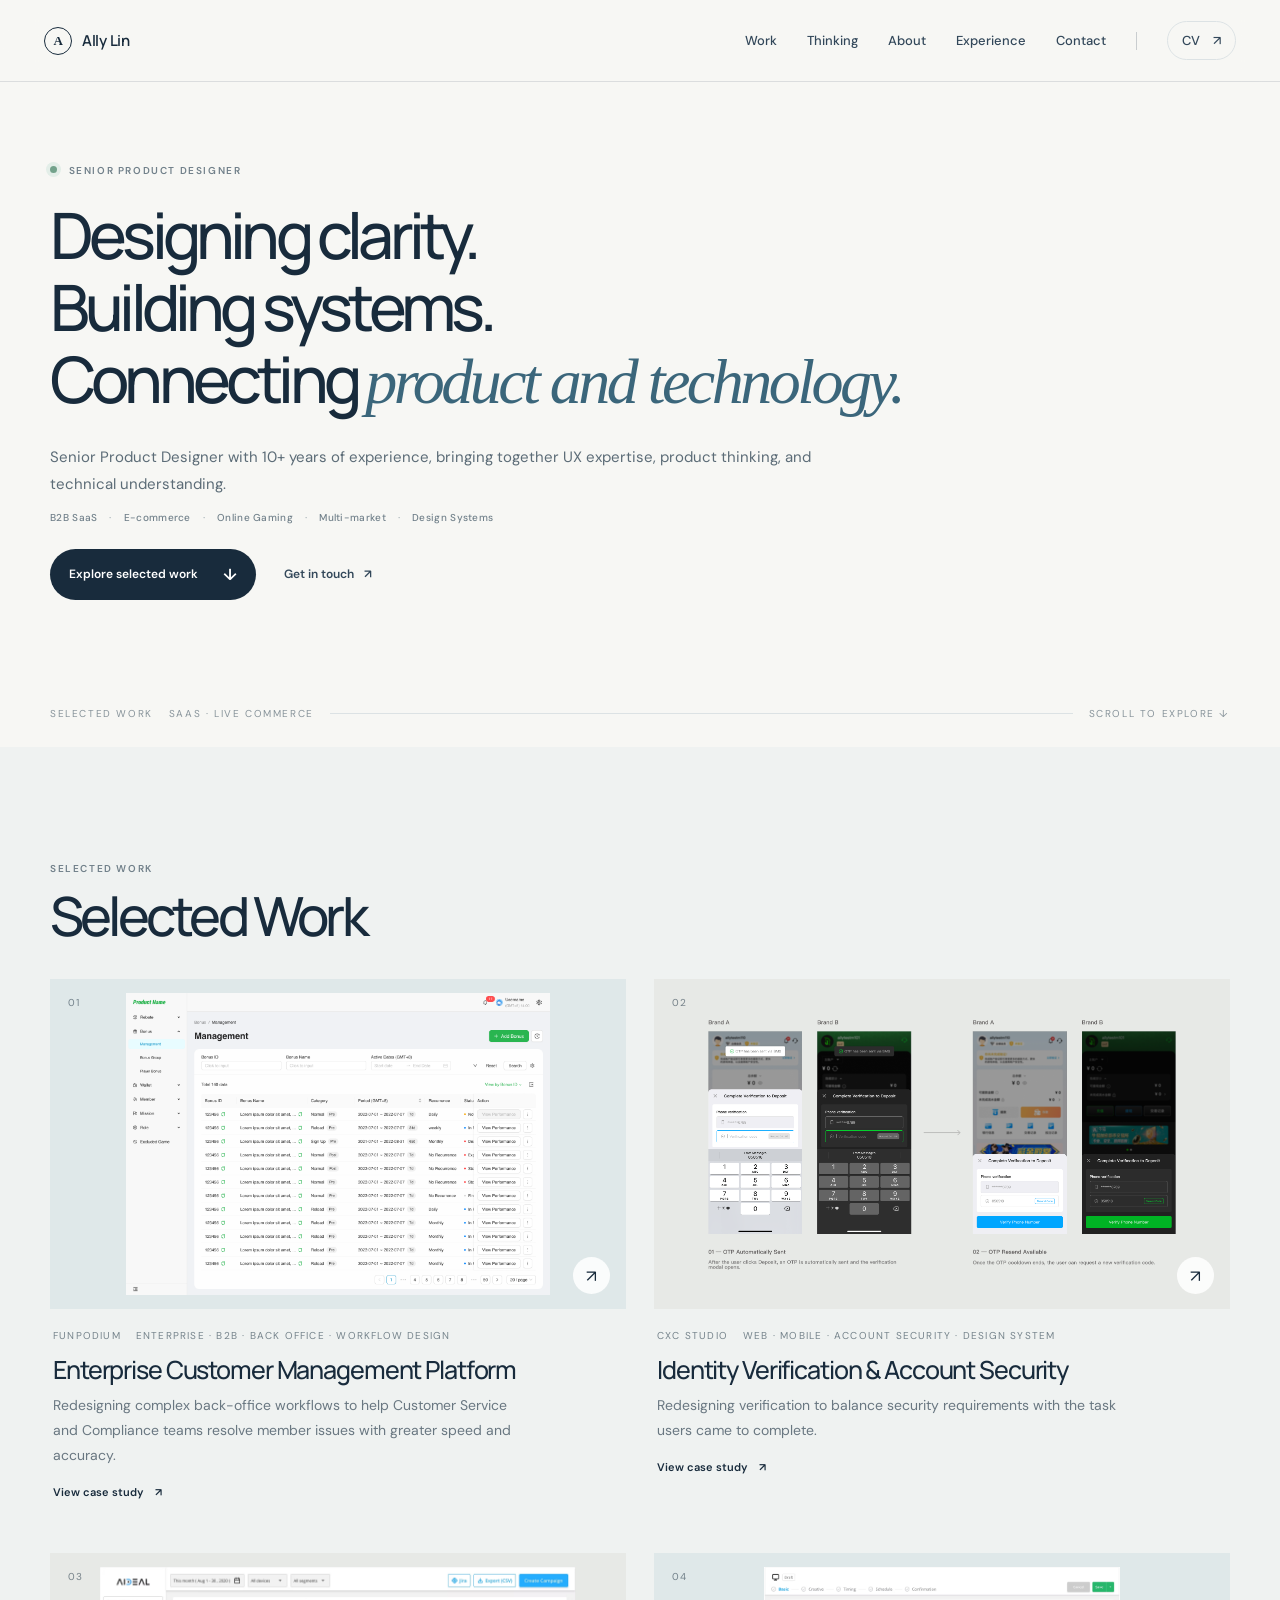
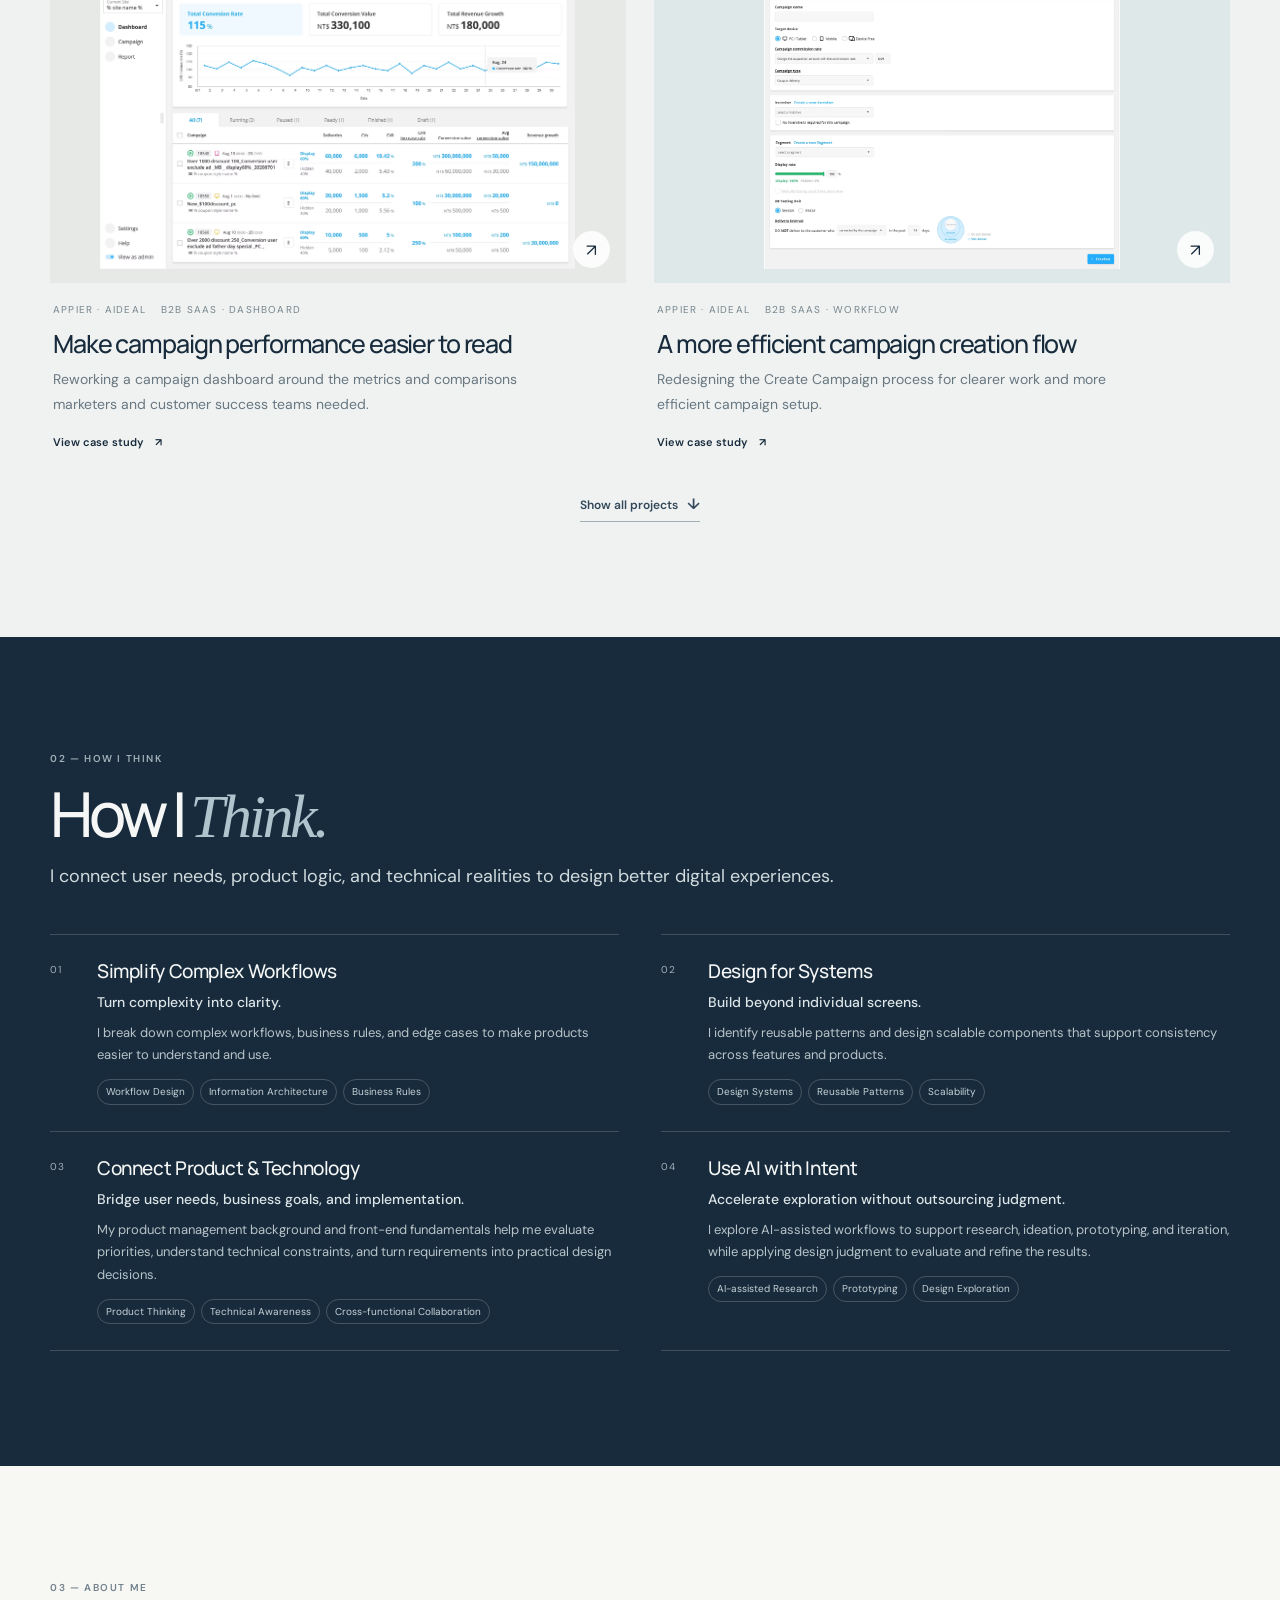
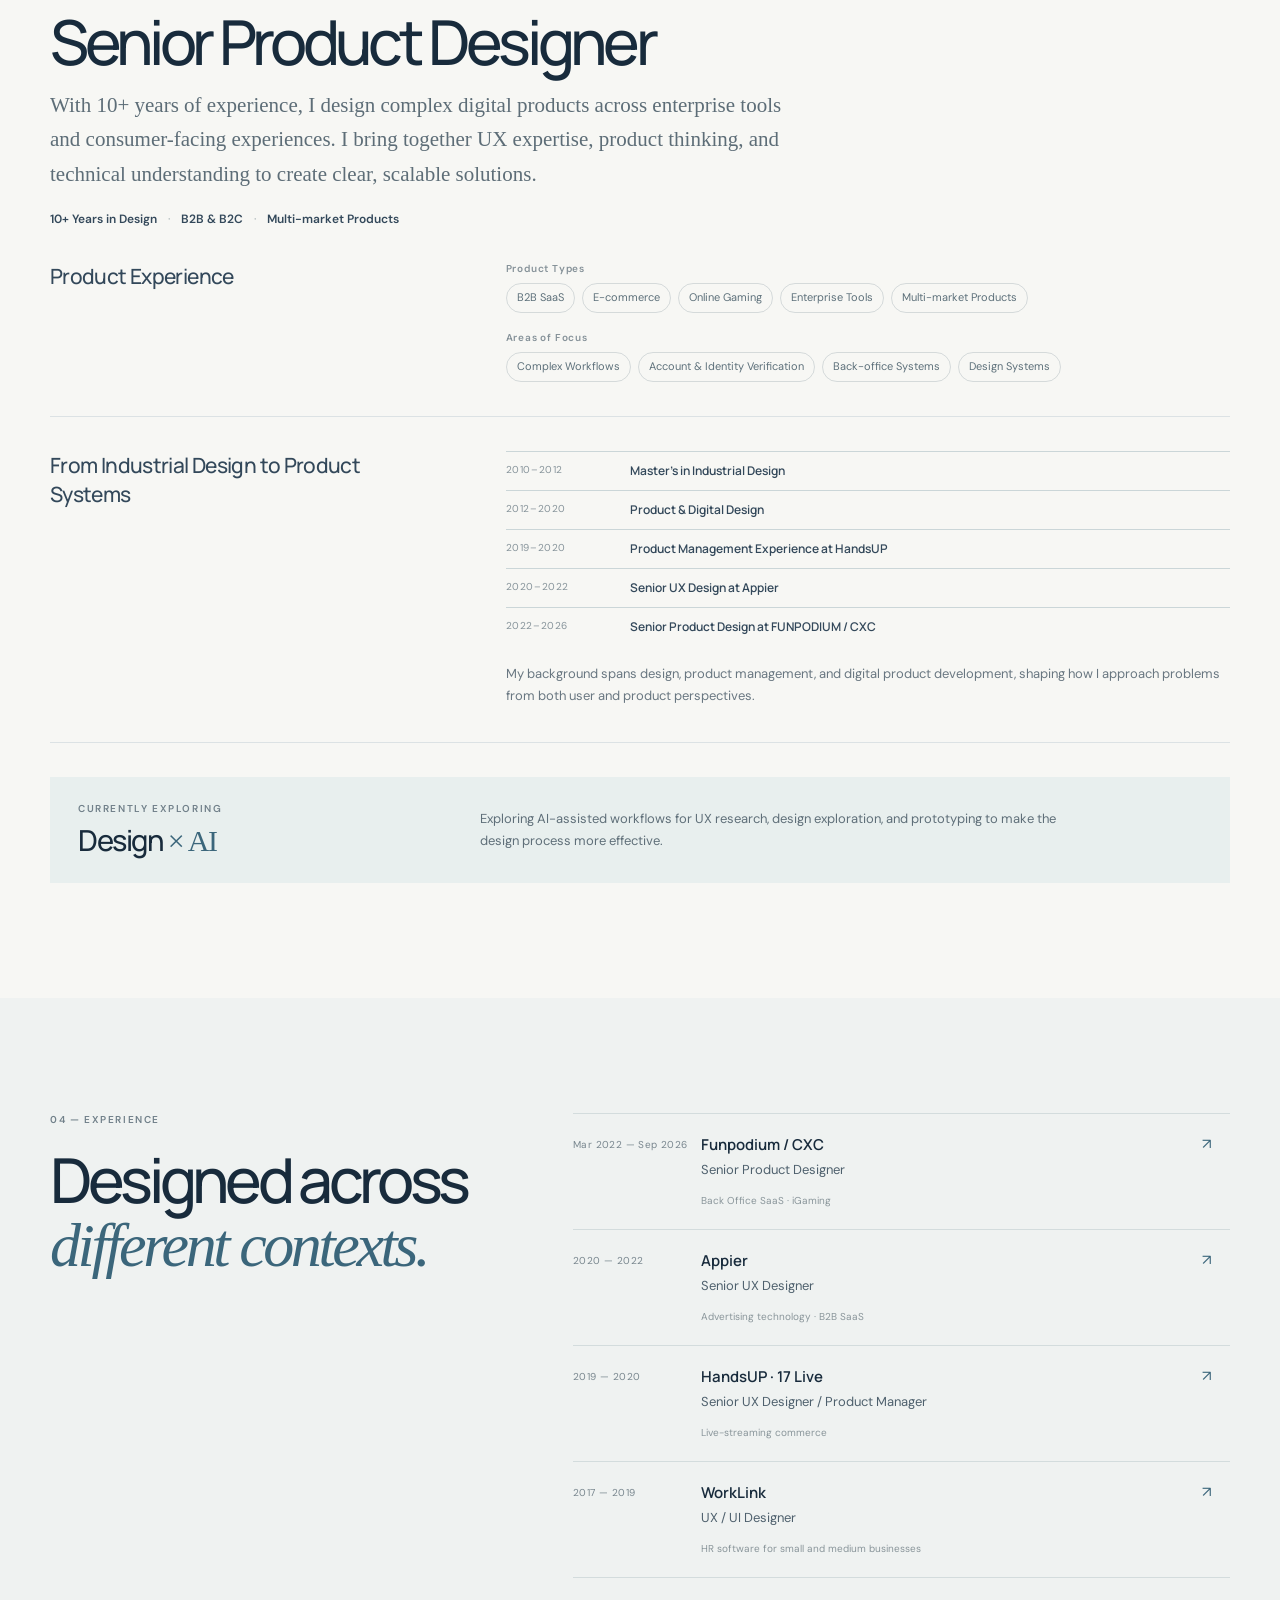
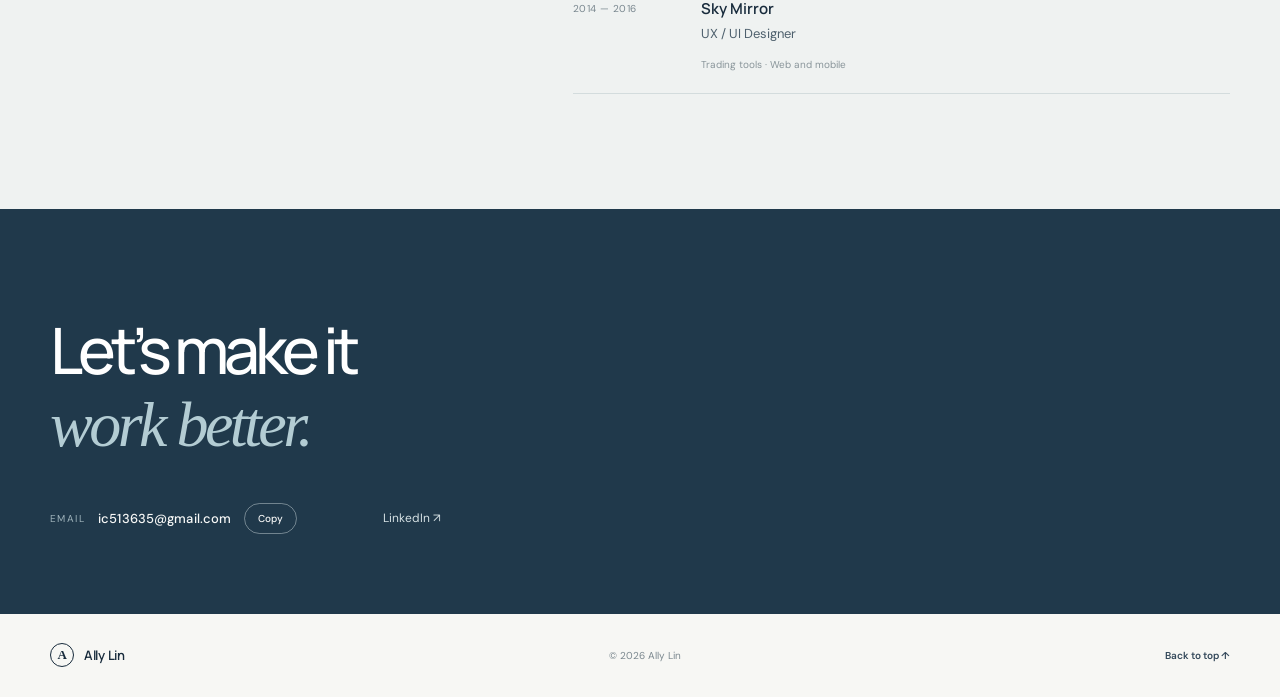
<file: index.html>
<!doctype html>
<html lang="en">
<head>
  <meta charset="utf-8">
  <meta name="viewport" content="width=device-width, initial-scale=1">
  <meta name="theme-color" content="#f7f7f4">
  <meta name="description" content="Ally Lin is a product designer shaping clear, thoughtful experiences for complex products.">
  <title>Ally Lin — Product Designer</title>
  <link rel="preconnect" href="https://fonts.googleapis.com">
  <link rel="preconnect" href="https://fonts.gstatic.com" crossorigin>
  <link href="https://fonts.googleapis.com/css2?family=DM+Sans:wght@400;500;600;700&family=Manrope:wght@400;500;600;700&display=swap" rel="stylesheet">
  <link rel="stylesheet" href="styles.css">
  <script src="app.js" defer></script>
</head>
<body id="top">
  <a class="skip-link" href="#main-content">Skip to content</a>
  <header class="site-header">
    <a class="wordmark" href="index.html" aria-label="Ally Lin home"><span class="wordmark-mark">A</span><span>Ally Lin</span></a>
    <button class="menu-toggle" aria-expanded="false" aria-controls="primary-nav" aria-label="Open navigation"><span></span><span></span></button>
    <nav id="primary-nav" class="primary-nav" aria-label="Main navigation">
      <a href="#work">Work</a><a href="#thinking">Thinking</a><a href="#about">About</a><a href="#experience">Experience</a><a href="#contact">Contact</a><span class="nav-divider" aria-hidden="true"></span><a class="nav-contact" href="cv.html">CV <span>↗</span></a>
    </nav>
  </header>

  <main id="main-content">
    <section class="hero wrap">
      <div class="hero-copy">
        <p class="eyebrow"><span class="status-dot"></span> SENIOR PRODUCT DESIGNER</p>
        <h1><span>Designing clarity.</span><span>Building systems.</span><span>Connecting <em>product and technology.</em></span></h1>
        <p class="hero-intro">Senior Product Designer with 10+ years of experience, bringing together UX expertise, product thinking, and technical understanding.</p>
        <div class="hero-tags" aria-label="Product experience and focus areas"><span>B2B SaaS</span><span>E-commerce</span><span>Online Gaming</span><span>Multi-market</span><span>Design Systems</span></div>
        <div class="hero-actions"><a class="button button-dark" href="#work">Explore selected work <span>↓</span></a><a class="text-link" href="#contact">Get in touch <span>↗</span></a></div>
      </div>
      <div class="hero-meta"><span>SELECTED WORK</span><span>SAAS · LIVE COMMERCE</span><span class="meta-line"></span><span>SCROLL TO EXPLORE ↓</span></div>
    </section>

    <section id="work" class="work-section section-pad" lang="en">
      <div class="wrap">
        <div class="section-heading">
          <div><p class="eyebrow">01 — SELECTED WORK</p><h2>Complex products,<br><em>clearer experiences.</em></h2></div>
          <p class="section-aside">Selected work across enterprise platforms, critical user workflows, and scalable design systems.</p>
        </div>
        <div id="project-grid" class="project-grid" aria-live="polite"></div>
        <div class="work-toggle-wrap"><button id="work-toggle" class="work-toggle" type="button" aria-controls="project-grid" aria-expanded="false">Show all projects <span aria-hidden="true">↓</span></button></div>
      </div>
    </section>

    <section id="thinking" class="principles-section section-pad">
      <div class="wrap think-section">
        <header class="think-heading">
          <p class="eyebrow">02 — HOW I THINK</p>
          <h2>How I <em>Think.</em></h2>
          <p>I connect user needs, product logic, and technical realities to design better digital experiences.</p>
        </header>
        <div class="think-principles">
          <article class="think-card"><span class="think-index">01</span><h3>Simplify Complex Workflows</h3><p class="think-promise">Turn complexity into clarity.</p><p class="think-detail">I break down complex workflows, business rules, and edge cases to make products easier to understand and use.</p><div class="think-tags"><span>Workflow Design</span><span>Information Architecture</span><span>Business Rules</span></div></article>
          <article class="think-card"><span class="think-index">02</span><h3>Design for Systems</h3><p class="think-promise">Build beyond individual screens.</p><p class="think-detail">I identify reusable patterns and design scalable components that support consistency across features and products.</p><div class="think-tags"><span>Design Systems</span><span>Reusable Patterns</span><span>Scalability</span></div></article>
          <article class="think-card"><span class="think-index">03</span><h3>Connect Product &amp; Technology</h3><p class="think-promise">Bridge user needs, business goals, and implementation.</p><p class="think-detail">My product management background and front-end fundamentals help me evaluate priorities, understand technical constraints, and turn requirements into practical design decisions.</p><div class="think-tags"><span>Product Thinking</span><span>Technical Awareness</span><span>Cross-functional Collaboration</span></div></article>
          <article class="think-card"><span class="think-index">04</span><h3>Use AI with Intent</h3><p class="think-promise">Accelerate exploration without outsourcing judgment.</p><p class="think-detail">I explore AI-assisted workflows to support research, ideation, prototyping, and iteration, while applying design judgment to evaluate and refine the results.</p><div class="think-tags"><span>AI-assisted Research</span><span>Prototyping</span><span>Design Exploration</span></div></article>
        </div>
      </div>
    </section>

    <section id="about" class="about-section section-pad">
      <div class="wrap profile-section">
        <header class="profile-heading"><p class="eyebrow">03 — ABOUT ME</p><h2>Senior Product Designer</h2><p>With 10+ years of experience, I design complex digital products across enterprise tools and consumer-facing experiences. I bring together UX expertise, product thinking, and technical understanding to create clear, scalable solutions.</p><p class="experience-highlights"><strong>10+ Years in Design</strong><span aria-hidden="true">·</span><strong>B2B &amp; B2C</strong><span aria-hidden="true">·</span><strong>Multi-market Products</strong></p></header>
        <section class="profile-block product-experience" aria-labelledby="product-experience-title">
          <div><h3 id="product-experience-title">Product Experience</h3></div>
          <div class="profile-tag-groups">
            <div><strong class="tag-label">Product Types</strong><div class="profile-tags"><span>B2B SaaS</span><span>E-commerce</span><span>Online Gaming</span><span>Enterprise Tools</span><span>Multi-market Products</span></div></div>
            <div><strong class="tag-label">Areas of Focus</strong><div class="profile-tags"><span>Complex Workflows</span><span>Account &amp; Identity Verification</span><span>Back-office Systems</span><span>Design Systems</span></div></div>
          </div>
        </section>
        <section class="profile-block background-section" aria-labelledby="background-title">
          <div><h3 id="background-title">From Industrial Design to Product Systems</h3></div>
          <div class="background-content"><ol class="career-path">
            <li><span>2010–2012</span><strong>Master’s in Industrial Design</strong></li>
            <li><span>2012–2020</span><strong>Product &amp; Digital Design</strong></li>
            <li><span>2019–2020</span><strong>Product Management Experience at HandsUP</strong></li>
            <li><span>2020–2022</span><strong>Senior UX Design at Appier</strong></li>
            <li><span>2022–2026</span><strong>Senior Product Design at FUNPODIUM / CXC</strong></li>
          </ol><p>My background spans design, product management, and digital product development, shaping how I approach problems from both user and product perspectives.</p></div>
        </section>
        <section class="exploring-panel" aria-labelledby="exploring-title">
          <div><p class="eyebrow">CURRENTLY EXPLORING</p><h3 id="exploring-title">Design <em>× AI</em></h3></div>
          <div><p>Exploring AI-assisted workflows for UX research, design exploration, and prototyping to make the design process more effective.</p></div>
        </section>
      </div>
    </section>

    <section id="experience" class="experience-section section-pad">
      <div class="wrap experience-grid">
        <div><p class="eyebrow">04 — EXPERIENCE</p><h2>Designed across<br><em>different contexts.</em></h2></div>
        <div class="timeline">
          <article><span class="timeline-date">Mar 2022 — Sep 2026</span><div><h3>Funpodium / CXC</h3><p>Senior Product Designer</p><small>Back Office SaaS · iGaming</small></div><a href="case.html?project=funpodium" aria-label="View FUNPODIUM case study">↗</a></article>
          <article><span class="timeline-date">2020 — 2022</span><div><h3>Appier</h3><p>Senior UX Designer</p><small>Advertising technology · B2B SaaS</small></div><a href="case.html?project=aideal-dashboard" aria-label="View AiDeal campaign dashboard case study">↗</a></article>
          <article><span class="timeline-date">2019 — 2020</span><div><h3>HandsUP · 17 Live</h3><p>Senior UX Designer / Product Manager</p><small>Live-streaming commerce</small></div><a href="case.html?project=handsup-cart" aria-label="View HandsUP shopping cart case study">↗</a></article>
          <article><span class="timeline-date">2017 — 2019</span><div><h3>WorkLink</h3><p>UX / UI Designer</p><small>HR software for small and medium businesses</small></div><a href="case.html?project=worklink-dashboard" aria-label="View WorkLink dashboard case study">↗</a></article>
          <article><span class="timeline-date">2014 — 2016</span><div><h3>Sky Mirror</h3><p>UX / UI Designer</p><small>Trading tools · Web and mobile</small></div><span></span></article>
        </div>
      </div>
    </section>

    <section id="contact" class="contact-section">
      <div class="wrap contact-inner"><h2>Let’s make it<br><em>work better.</em></h2><div class="contact-bottom"><div class="email-copy"><span class="contact-label">EMAIL</span><span class="contact-email">ic513635@gmail.com</span><button class="copy-button" type="button" data-copy-email="ic513635@gmail.com" aria-label="Copy email address">Copy</button><span class="copy-status" role="status" aria-live="polite"></span></div><a class="contact-link" href="https://www.linkedin.com/in/allycylin/" target="_blank" rel="noreferrer">LinkedIn ↗</a></div></div>
    </section>
  </main>
  <footer class="site-footer wrap"><a class="wordmark" href="index.html"><span class="wordmark-mark">A</span><span>Ally Lin</span></a><span>© 2026 Ally Lin</span><a href="#top" onclick="window.scrollTo({top:0,behavior:'smooth'});return false;">Back to top ↑</a></footer>
</body>
</html>
</file>
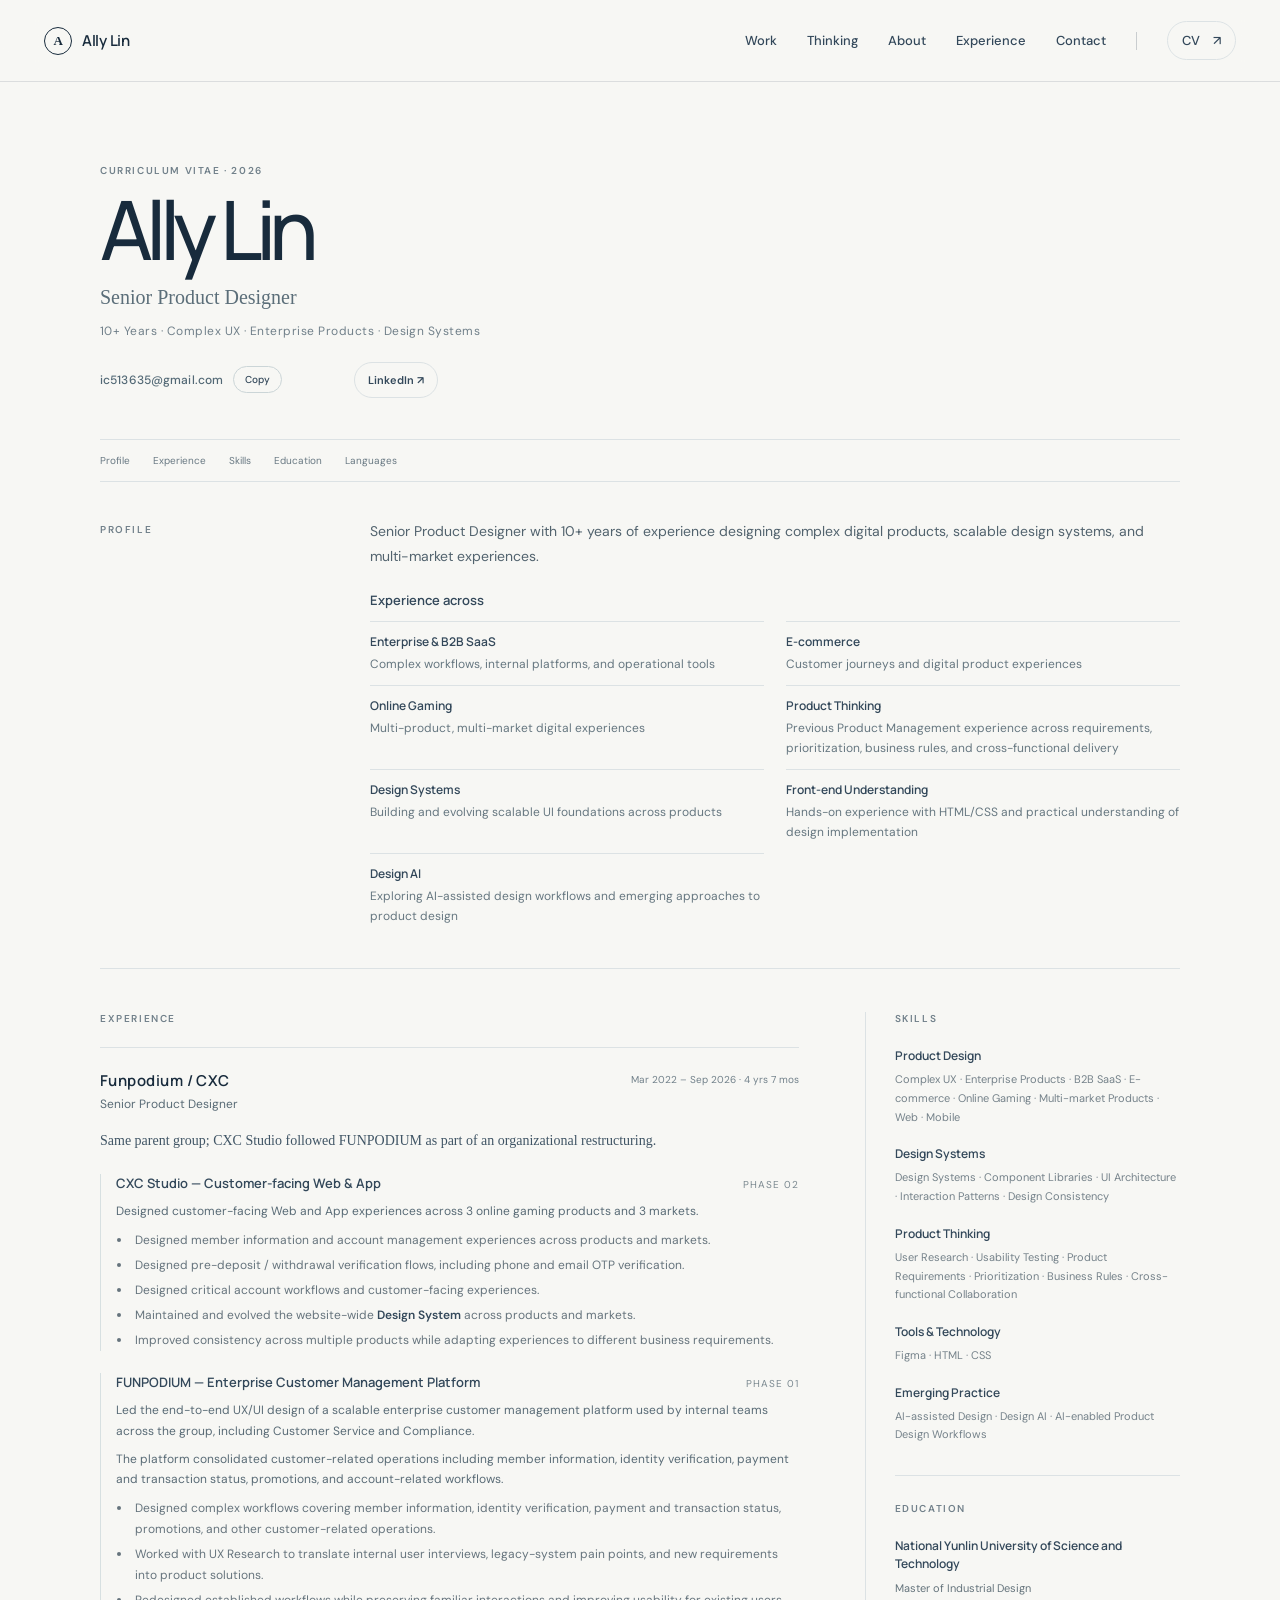
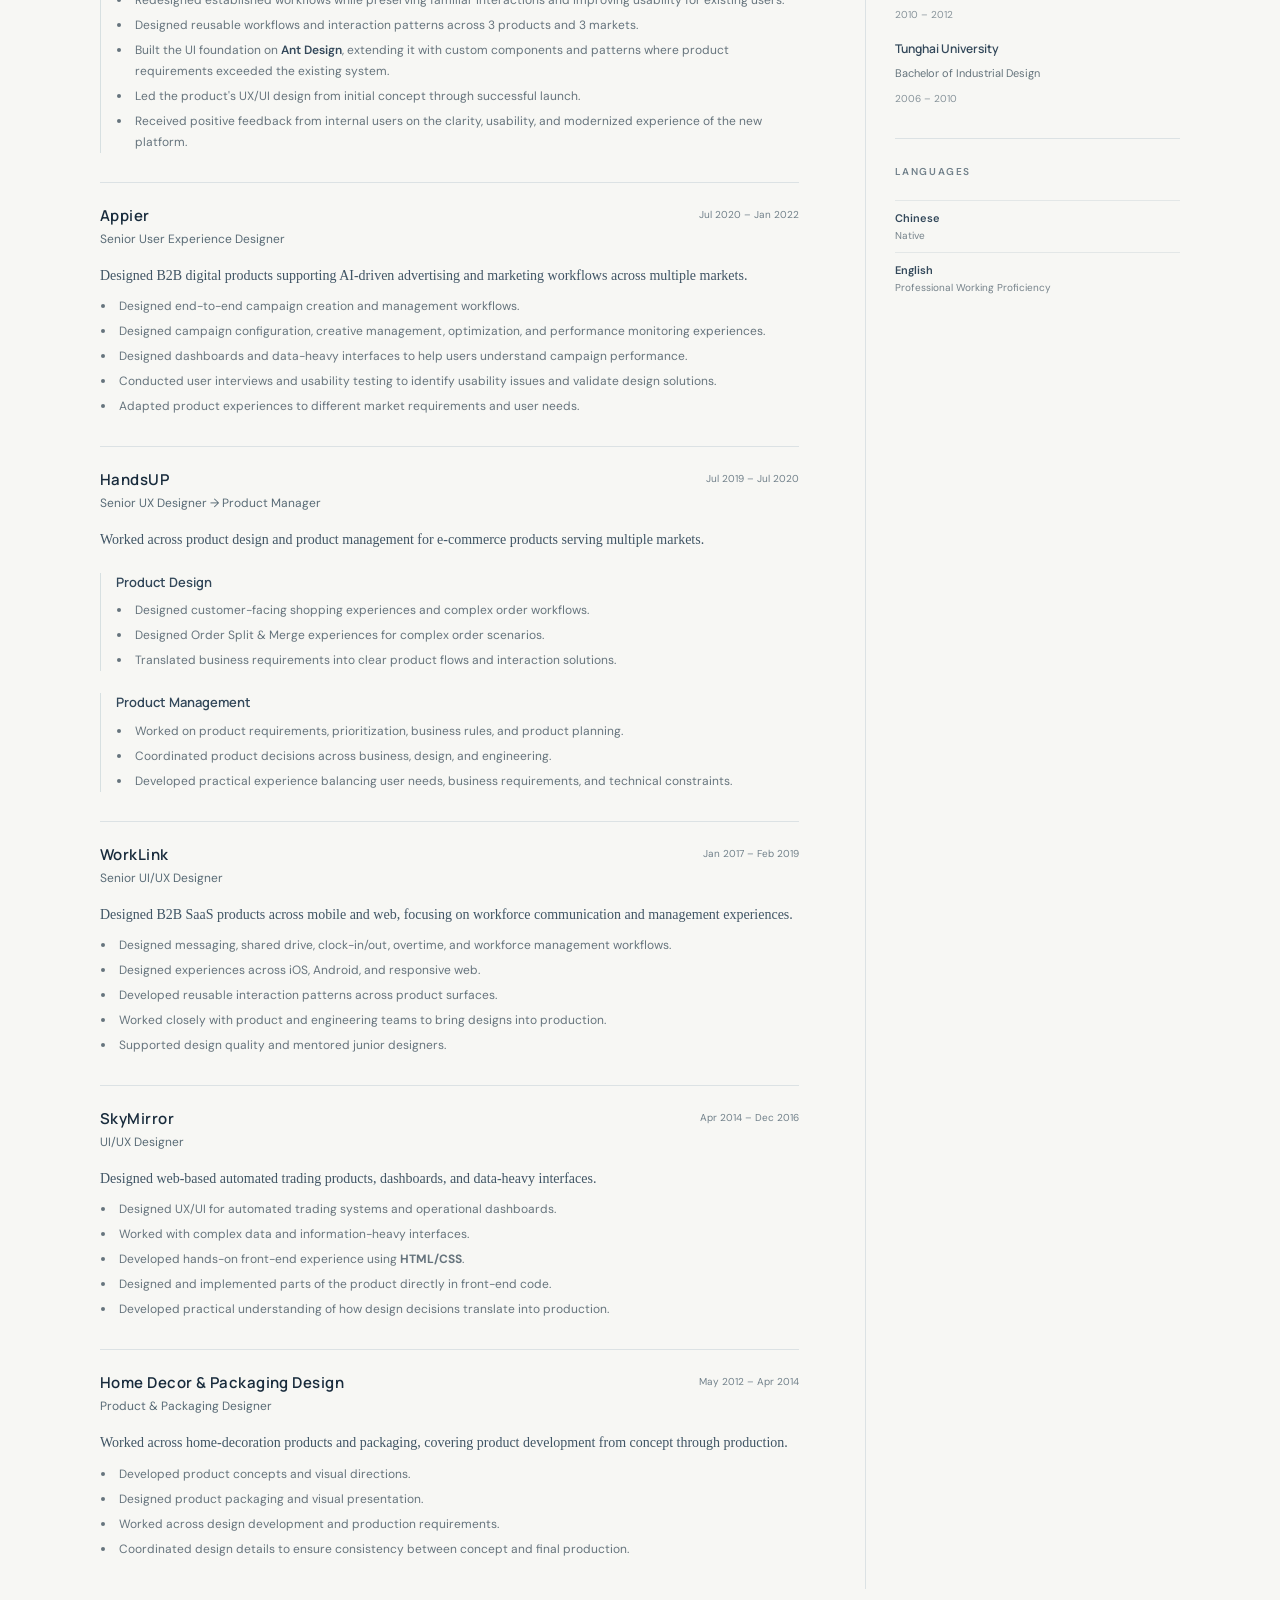
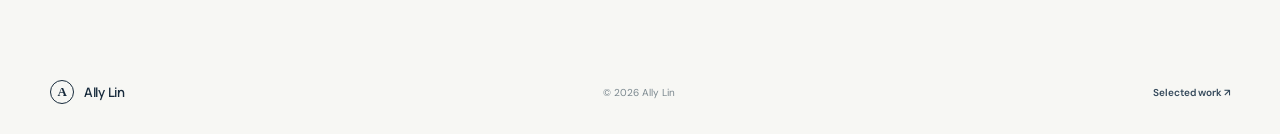
<file: cv.html>
<!doctype html>
<html lang="en">
<head>
  <meta charset="utf-8">
  <meta name="viewport" content="width=device-width, initial-scale=1">
  <meta name="theme-color" content="#f7f7f4">
  <meta name="description" content="Ally Lin — Senior Product Designer with 10+ years of experience across B2B SaaS, e-commerce, and online gaming.">
  <title>CV — Ally Lin, Senior Product Designer</title>
  <link rel="preconnect" href="https://fonts.googleapis.com">
  <link rel="preconnect" href="https://fonts.gstatic.com" crossorigin>
  <link href="https://fonts.googleapis.com/css2?family=DM+Sans:wght@400;500;600;700&family=Manrope:wght@400;500;600;700&display=swap" rel="stylesheet">
  <link rel="stylesheet" href="styles.css">
  <script src="app.js" defer></script>
</head>
<body id="top" class="cv-page">
  <a class="skip-link" href="#cv-content">Skip to content</a>
  <header class="site-header">
    <a class="wordmark" href="index.html" aria-label="Ally Lin home"><span class="wordmark-mark">A</span><span>Ally Lin</span></a>
    <button class="menu-toggle" aria-expanded="false" aria-controls="primary-nav" aria-label="Open navigation"><span></span><span></span></button>
    <nav id="primary-nav" class="primary-nav" aria-label="Main navigation">
      <a href="index.html#work">Work</a><a href="index.html#thinking">Thinking</a><a href="index.html#about">About</a><a href="index.html#experience">Experience</a><a href="index.html#contact">Contact</a><span class="nav-divider" aria-hidden="true"></span><a class="nav-contact" href="cv.html" aria-current="page">CV <span>↗</span></a>
    </nav>
  </header>
  <main id="cv-content" class="cv-wrap">
    <section class="cv-heading">
      <p class="eyebrow">CURRICULUM VITAE · 2026</p>
      <h1>Ally Lin</h1>
      <p class="cv-title">Senior Product Designer</p>
      <p class="cv-positioning">10+ Years · Complex UX · Enterprise Products · Design Systems</p>
      <div class="cv-contact-row">
        <div class="email-copy"><span class="contact-email">ic513635@gmail.com</span><button class="copy-button" type="button" data-copy-email="ic513635@gmail.com" aria-label="Copy email address">Copy</button><span class="copy-status" role="status" aria-live="polite"></span></div>
        <a class="cv-linkedin-button" href="https://www.linkedin.com/in/allycylin/" target="_blank" rel="noreferrer">LinkedIn ↗</a>
      </div>
    </section>
    <nav class="cv-quick-nav" aria-label="CV sections"><a href="#cv-summary">Profile</a><a href="#cv-experience">Experience</a><a href="#cv-skills">Skills</a><a href="#cv-education">Education</a><a href="#cv-languages">Languages</a></nav>
    <section id="cv-summary" class="cv-summary">
      <p class="eyebrow">PROFILE</p>
      <div>
        <p>Senior Product Designer with 10+ years of experience designing complex digital products, scalable design systems, and multi-market experiences.</p>
        <h2 class="cv-subheading">Experience across</h2>
        <div class="cv-across-grid">
          <article><h3>Enterprise &amp; B2B SaaS</h3><p>Complex workflows, internal platforms, and operational tools</p></article>
          <article><h3>E-commerce</h3><p>Customer journeys and digital product experiences</p></article>
          <article><h3>Online Gaming</h3><p>Multi-product, multi-market digital experiences</p></article>
          <article><h3>Product Thinking</h3><p>Previous Product Management experience across requirements, prioritization, business rules, and cross-functional delivery</p></article>
          <article><h3>Design Systems</h3><p>Building and evolving scalable UI foundations across products</p></article>
          <article><h3>Front-end Understanding</h3><p>Hands-on experience with HTML/CSS and practical understanding of design implementation</p></article>
          <article><h3>Design AI</h3><p>Exploring AI-assisted design workflows and emerging approaches to product design</p></article>
        </div>
      </div>
    </section>
    <div class="cv-layout">
      <section id="cv-experience" class="cv-experience">
        <p class="eyebrow">EXPERIENCE</p>
        <article class="cv-role">
          <div class="cv-role-heading"><div><h2>Funpodium / CXC</h2><p>Senior Product Designer</p></div><span>Mar 2022 – Sep 2026 · 4 yrs 7 mos</span></div>
          <p class="cv-role-intro">Same parent group; CXC Studio followed FUNPODIUM as part of an organizational restructuring.</p>
          <section class="cv-phase"><div class="cv-phase-heading"><h3>CXC Studio — Customer-facing Web &amp; App</h3><span>Phase 02</span></div>
            <p>Designed customer-facing Web and App experiences across 3 online gaming products and 3 markets.</p>
            <ul>
              <li>Designed member information and account management experiences across products and markets.</li>
              <li>Designed pre-deposit / withdrawal verification flows, including phone and email OTP verification.</li>
              <li>Designed critical account workflows and customer-facing experiences.</li>
              <li>Maintained and evolved the website-wide <strong>Design System</strong> across products and markets.</li>
              <li>Improved consistency across multiple products while adapting experiences to different business requirements.</li>
            </ul>
          </section>
          <section class="cv-phase"><div class="cv-phase-heading"><h3>FUNPODIUM — Enterprise Customer Management Platform</h3><span>Phase 01</span></div>
            <p>Led the end-to-end UX/UI design of a scalable enterprise customer management platform used by internal teams across the group, including Customer Service and Compliance.</p>
            <p>The platform consolidated customer-related operations including member information, identity verification, payment and transaction status, promotions, and account-related workflows.</p>
            <ul>
              <li>Designed complex workflows covering member information, identity verification, payment and transaction status, promotions, and other customer-related operations.</li>
              <li>Worked with UX Research to translate internal user interviews, legacy-system pain points, and new requirements into product solutions.</li>
              <li>Redesigned established workflows while preserving familiar interactions and improving usability for existing users.</li>
              <li>Designed reusable workflows and interaction patterns across 3 products and 3 markets.</li>
              <li>Built the UI foundation on <strong>Ant Design</strong>, extending it with custom components and patterns where product requirements exceeded the existing system.</li>
              <li>Led the product's UX/UI design from initial concept through successful launch.</li>
              <li>Received positive feedback from internal users on the clarity, usability, and modernized experience of the new platform.</li>
            </ul>
          </section>
        </article>
        <article class="cv-role">
          <div class="cv-role-heading"><div><h2>Appier</h2><p>Senior User Experience Designer</p></div><span>Jul 2020 – Jan 2022</span></div>
          <p class="cv-role-intro">Designed B2B digital products supporting AI-driven advertising and marketing workflows across multiple markets.</p>
          <ul>
            <li>Designed end-to-end campaign creation and management workflows.</li>
            <li>Designed campaign configuration, creative management, optimization, and performance monitoring experiences.</li>
            <li>Designed dashboards and data-heavy interfaces to help users understand campaign performance.</li>
            <li>Conducted user interviews and usability testing to identify usability issues and validate design solutions.</li>
            <li>Adapted product experiences to different market requirements and user needs.</li>
          </ul>
        </article>
        <article class="cv-role">
          <div class="cv-role-heading"><div><h2>HandsUP</h2><p>Senior UX Designer → Product Manager</p></div><span>Jul 2019 – Jul 2020</span></div>
          <p class="cv-role-intro">Worked across product design and product management for e-commerce products serving multiple markets.</p>
          <section class="cv-phase"><div class="cv-phase-heading"><h3>Product Design</h3></div><ul>
            <li>Designed customer-facing shopping experiences and complex order workflows.</li>
            <li>Designed Order Split &amp; Merge experiences for complex order scenarios.</li>
            <li>Translated business requirements into clear product flows and interaction solutions.</li>
          </ul></section>
          <section class="cv-phase"><div class="cv-phase-heading"><h3>Product Management</h3></div><ul>
            <li>Worked on product requirements, prioritization, business rules, and product planning.</li>
            <li>Coordinated product decisions across business, design, and engineering.</li>
            <li>Developed practical experience balancing user needs, business requirements, and technical constraints.</li>
          </ul></section>
        </article>
        <article class="cv-role">
          <div class="cv-role-heading"><div><h2>WorkLink</h2><p>Senior UI/UX Designer</p></div><span>Jan 2017 – Feb 2019</span></div>
          <p class="cv-role-intro">Designed B2B SaaS products across mobile and web, focusing on workforce communication and management experiences.</p>
          <ul>
            <li>Designed messaging, shared drive, clock-in/out, overtime, and workforce management workflows.</li>
            <li>Designed experiences across iOS, Android, and responsive web.</li>
            <li>Developed reusable interaction patterns across product surfaces.</li>
            <li>Worked closely with product and engineering teams to bring designs into production.</li>
            <li>Supported design quality and mentored junior designers.</li>
          </ul>
        </article>
        <article class="cv-role">
          <div class="cv-role-heading"><div><h2>SkyMirror</h2><p>UI/UX Designer</p></div><span>Apr 2014 – Dec 2016</span></div>
          <p class="cv-role-intro">Designed web-based automated trading products, dashboards, and data-heavy interfaces.</p>
          <ul>
            <li>Designed UX/UI for automated trading systems and operational dashboards.</li>
            <li>Worked with complex data and information-heavy interfaces.</li>
            <li>Developed hands-on front-end experience using <strong>HTML/CSS</strong>.</li>
            <li>Designed and implemented parts of the product directly in front-end code.</li>
            <li>Developed practical understanding of how design decisions translate into production.</li>
          </ul>
        </article>
        <article class="cv-role">
          <div class="cv-role-heading"><div><h2>Home Decor &amp; Packaging Design</h2><p>Product &amp; Packaging Designer</p></div><span>May 2012 – Apr 2014</span></div>
          <p class="cv-role-intro">Worked across home-decoration products and packaging, covering product development from concept through production.</p>
          <ul>
            <li>Developed product concepts and visual directions.</li>
            <li>Designed product packaging and visual presentation.</li>
            <li>Worked across design development and production requirements.</li>
            <li>Coordinated design details to ensure consistency between concept and final production.</li>
          </ul>
        </article>
      </section>
      <aside class="cv-sidebar">
        <section id="cv-skills" class="cv-side-section">
          <p class="eyebrow">SKILLS</p>
          <div class="cv-expertise-group"><h3>Product Design</h3><p>Complex UX · Enterprise Products · B2B SaaS · E-commerce · Online Gaming · Multi-market Products · Web · Mobile</p></div>
          <div class="cv-expertise-group"><h3>Design Systems</h3><p>Design Systems · Component Libraries · UI Architecture · Interaction Patterns · Design Consistency</p></div>
          <div class="cv-expertise-group"><h3>Product Thinking</h3><p>User Research · Usability Testing · Product Requirements · Prioritization · Business Rules · Cross-functional Collaboration</p></div>
          <div class="cv-expertise-group"><h3>Tools &amp; Technology</h3><p>Figma · HTML · CSS</p></div>
          <div class="cv-expertise-group"><h3>Emerging Practice</h3><p>AI-assisted Design · Design AI · AI-enabled Product Design Workflows</p></div>
        </section>
        <section id="cv-education" class="cv-side-section">
          <p class="eyebrow">EDUCATION</p>
          <div class="cv-education"><h3>National Yunlin University of Science and Technology</h3><p>Master of Industrial Design</p><span>2010 – 2012</span></div>
          <div class="cv-education"><h3>Tunghai University</h3><p>Bachelor of Industrial Design</p><span>2006 – 2010</span></div>
        </section>
        <section id="cv-languages" class="cv-side-section">
          <p class="eyebrow">LANGUAGES</p>
          <div class="cv-language"><span>Chinese</span><span>Native</span></div>
          <div class="cv-language"><span>English</span><span>Professional Working Proficiency</span></div>
        </section>
      </aside>
    </div>
  </main>
  <footer class="site-footer wrap"><a class="wordmark" href="index.html"><span class="wordmark-mark">A</span><span>Ally Lin</span></a><span>© 2026 Ally Lin</span><a href="index.html#work">Selected work ↗</a></footer>
</body>
</html>
</file>
<file: styles.css>
:root{--paper:#f7f7f4;--white:#fff;--ink:#182b3c;--ink-2:#33485a;--muted:#71808a;--line:#dce2e4;--blue:#dceaf0;--mist:#eaf0f1;--accent:#3b667b;--serif:Georgia,'Times New Roman',serif;--sans:'DM Sans',Arial,sans-serif;--display:'Manrope','DM Sans',sans-serif;--wrap:1180px}
.skip-link{position:absolute;left:12px;top:-50px;background:var(--ink);color:#fff;padding:10px 14px;z-index:20;font-size:12px}.skip-link:focus{top:12px}
*{box-sizing:border-box}html{scroll-behavior:smooth;scroll-padding-top:90px}body{margin:0;background:var(--paper);color:var(--ink);font-family:var(--sans);font-size:16px;-webkit-font-smoothing:antialiased}a{color:inherit;text-decoration:none}img{display:block;max-width:100%}.wrap{width:min(var(--wrap),calc(100% - 88px));margin-inline:auto}.site-header{height:82px;display:flex;align-items:center;justify-content:space-between;width:min(1360px,calc(100% - 88px));margin:auto;border-bottom:1px solid rgba(24,43,60,.12);position:relative;z-index:5}.wordmark{display:inline-flex;align-items:center;gap:10px;font:600 15px var(--display);letter-spacing:-.02em}.wordmark-mark{width:28px;height:28px;display:grid;place-items:center;border:1px solid var(--ink);border-radius:50%;font:600 13px var(--serif)}.primary-nav{display:flex;align-items:center;gap:36px;font-size:13px;font-weight:500;color:var(--ink-2)}.primary-nav a{transition:color .2s}.primary-nav a:hover,.text-link:hover,.project-link:hover{color:#56839a}.nav-contact{padding:10px 14px;border:1px solid var(--line);border-radius:99px}.nav-contact span{margin-left:10px}.menu-toggle{display:none}.hero{min-height:665px;position:relative;display:grid;grid-template-columns:minmax(0,1.25fr) minmax(250px,.55fr);align-items:center;gap:100px;padding-top:25px;padding-bottom:90px}.hero-copy{max-width:740px;position:relative;z-index:1}.eyebrow{font:600 10px var(--sans);letter-spacing:.16em;color:#71808a;text-transform:uppercase;margin:0 0 22px}.status-dot{width:7px;height:7px;border-radius:50%;display:inline-block;background:#73a28b;margin:0 8px 1px 0;box-shadow:0 0 0 4px #e3eee8}.hero h1,.case-intro h1{font:500 clamp(52px,7vw,88px)/.99 var(--display);letter-spacing:-.075em;margin:0;max-width:780px}.hero h1 em,.section-heading h2 em,.principles-grid h2 em,.about-copy h2 em,.experience-grid h2 em,.contact-inner h2 em,.decision-wrap h2 em,.outcome-section h2 em{font-family:var(--serif);font-weight:400;letter-spacing:-.055em;color:var(--accent)}.hero-intro{color:#5c6c77;line-height:1.78;max-width:540px;font-size:15px;margin:27px 0 27px}.hero-actions{display:flex;align-items:center;gap:28px}.button{display:inline-flex;align-items:center;justify-content:center;gap:25px;padding:15px 19px;border-radius:99px;font-size:12px;font-weight:600;transition:transform .2s,background .2s}.button:hover{transform:translateY(-2px)}.button-dark{background:var(--ink);color:#fff}.button-dark span{font-size:16px}.text-link{font-size:12px;font-weight:600;color:var(--ink-2)}.text-link span{padding-left:7px}.hero-note{min-height:280px;position:relative;overflow:hidden;background:#edf1ef;padding:27px 27px 28px;display:flex;flex-direction:column;justify-content:space-between}.note-index,.note-caption{font-size:10px;color:#73818a;letter-spacing:.08em;text-transform:uppercase;z-index:1}.note-rule{height:1px;background:#cdd8d8;margin:36px 0 21px;z-index:1}.hero-note p{max-width:210px;font:400 25px/1.16 var(--serif);letter-spacing:-.04em;margin:0;z-index:1}.note-caption{line-height:1.6;letter-spacing:0;text-transform:none;max-width:205px;margin-top:32px}.note-orbit{position:absolute;border:1px solid #ccdcdb;border-radius:50%;width:170px;height:170px;right:-72px;top:78px}.orbit-two{width:245px;height:245px;right:-111px;top:41px;border-color:#dae5e3}.hero-meta{position:absolute;left:0;bottom:27px;width:100%;display:flex;align-items:center;gap:16px;color:#87939a;font-size:9px;letter-spacing:.16em}.meta-line{height:1px;flex:1;background:var(--line)}.section-pad{padding:115px 0}.work-section{background:#eff2f1}.section-heading{display:flex;justify-content:space-between;align-items:end;gap:40px;margin-bottom:52px}.section-heading h2,.principles-grid h2,.experience-grid h2{font:500 clamp(40px,5.3vw,62px)/1.02 var(--display);letter-spacing:-.07em;margin:0}.section-aside{max-width:295px;color:#6b7981;font-size:13px;line-height:1.7;margin:0 0 5px}.project-grid{display:grid;grid-template-columns:repeat(2,minmax(0,1fr));gap:54px 28px}.project-card{min-width:0}.project-card:nth-child(even){transform:translateY(42px)}.project-media{height:330px;position:relative;display:flex;align-items:center;justify-content:center;overflow:hidden;background:var(--blue);isolation:isolate}.project-media img{width:100%;height:100%;object-fit:cover;transition:transform .6s cubic-bezier(.2,.7,.1,1)}.project-media:hover img{transform:scale(1.035)}.tone-blue .project-media,.tone-blue.case-hero-visual{background:#dbe9ef}.tone-sand .project-media,.tone-sand.case-hero-visual{background:#eae7df}.tone-lilac .project-media,.tone-lilac.case-hero-visual{background:#e4e6ed}.tone-rose .project-media,.tone-rose.case-hero-visual{background:#eadfdc}.media-index{position:absolute;top:17px;left:18px;color:rgba(24,43,60,.55);font-size:10px;letter-spacing:.13em}.media-arrow{position:absolute;right:16px;bottom:15px;width:37px;height:37px;display:grid;place-items:center;background:rgba(255,255,255,.86);border-radius:50%;font-size:17px;transition:transform .2s}.project-media:hover .media-arrow{transform:rotate(45deg)}.placeholder-art{width:100%;height:100%;min-height:280px;display:flex;align-items:center;justify-content:center;gap:12px;position:relative;color:#3b667b;font:500 10px var(--sans);letter-spacing:.14em}.placeholder-art b{font:400 35px var(--serif);color:#8ca4ad}.placeholder-art small{position:absolute;left:18px;bottom:17px;color:#82939b;font:500 9px var(--sans);letter-spacing:.1em}.project-info{padding:20px 3px 0}.project-kicker{display:flex;justify-content:space-between;gap:15px;color:#76848c;font-size:9px;letter-spacing:.12em;text-transform:uppercase}.project-info h3{font:500 25px/1.15 var(--display);letter-spacing:-.045em;margin:14px 0 8px}.project-info>p{max-width:465px;color:#697781;font-size:13px;line-height:1.65;margin:0}.project-link{display:inline-block;margin-top:15px;font-size:11px;font-weight:600}.project-link span{padding-left:8px}.principles-section{background:var(--ink);color:#f5f7f6}.principles-grid{display:grid;grid-template-columns:.85fr 1.15fr;gap:100px}.principles-grid .eyebrow{color:#a2b1b8}.principles-grid h2 em{color:#aec5cd}.principles-list article{display:grid;grid-template-columns:43px 1fr;gap:14px;padding:22px 0;border-top:1px solid rgba(255,255,255,.16)}.principles-list article:last-child{border-bottom:1px solid rgba(255,255,255,.16)}.principles-list article>span{font-size:10px;color:#9fb1b9;letter-spacing:.08em;padding-top:4px}.principles-list h3{font:500 17px var(--display);margin:0 0 7px;letter-spacing:-.02em}.principles-list p{font-size:12px;line-height:1.7;color:#b7c3c8;margin:0;max-width:450px}.about-section{background:#f7f7f4}.about-grid{display:grid;grid-template-columns:.72fr 1.28fr;gap:95px;align-items:center}.about-mark{height:370px;background:#e6eceb;position:relative;display:flex;flex-direction:column;justify-content:center;padding:35px;overflow:hidden;color:#587687;font:600 11px var(--sans);letter-spacing:.3em}.about-mark:before,.about-mark:after{content:"";position:absolute;border:1px solid rgba(84,119,136,.28);border-radius:50%;width:340px;height:340px;left:-100px;bottom:-220px}.about-mark:after{width:250px;height:250px;left:auto;right:-140px;top:-110px}.about-mark b{font:400 150px/.9 var(--serif);letter-spacing:-.1em;position:absolute;right:35px;bottom:20px;color:#7894a1}.about-copy h2{font:500 clamp(35px,4.2vw,49px)/1.08 var(--display);letter-spacing:-.065em;margin:0 0 25px}.about-copy>p:not(.eyebrow){max-width:590px;color:#62717b;font-size:13px;line-height:1.8;margin:0 0 13px}.about-copy .text-link{display:inline-block;margin-top:14px}.experience-section{background:#eff2f1}.experience-grid{display:grid;grid-template-columns:.8fr 1.2fr;gap:85px}.experience-grid .section-aside{margin-top:24px}.timeline article{display:grid;grid-template-columns:118px 1fr 28px;gap:10px;align-items:start;padding:20px 0;border-top:1px solid #d3dcdd}.timeline article:last-child{border-bottom:1px solid #d3dcdd}.timeline-date{padding-top:4px;color:#78868e;font-size:10px;letter-spacing:.04em}.timeline h3{font:600 15px var(--display);margin:0 0 4px}.timeline p{font-size:12px;color:#4e606d;margin:0 0 7px}.timeline small{font-size:10px;color:#89959a}.timeline article>a{font-size:15px;color:var(--accent)}.contact-section{background:#20394b;color:#fff;padding:105px 0 80px}.contact-inner{max-width:var(--wrap)}.contact-inner>.eyebrow{color:#b1c3cb}.contact-inner h2{font:500 clamp(56px,8vw,92px)/.96 var(--display);letter-spacing:-.08em;margin:0}.contact-inner h2 em{color:#b3ccd3}.contact-bottom{display:flex;align-items:center;gap:33px;margin-top:42px}.button-light{background:#f5f7f5;color:var(--ink)}.button-light span{font-size:15px}.contact-link{font-size:12px;color:#d4e0e3}.contact-location{margin-left:auto;font-size:11px;color:#aebfc6}.site-footer{min-height:83px;display:flex;align-items:center;justify-content:space-between;color:#7a878e;font-size:10px}.site-footer .wordmark{color:var(--ink);font-size:13px}.site-footer .wordmark-mark{width:24px;height:24px}.site-footer>a:last-child{font-weight:600;color:var(--ink-2)}

/* Case studies */
.case-sections{display:flex;align-items:center;gap:25px;border-top:1px solid var(--line);border-bottom:1px solid var(--line);padding-top:15px;padding-bottom:15px}.case-sections span{font-size:9px;letter-spacing:.13em;color:#839097}.case-sections a{font-size:11px;color:#536a77}.case-sections a:hover{color:var(--accent)}
.case-top{padding-top:38px;display:flex;justify-content:space-between;align-items:center}.back-link,.case-counter{font-size:10px;letter-spacing:.1em;color:#75828a}.case-counter{font-variant-numeric:tabular-nums}.case-intro{padding-top:88px;padding-bottom:54px}.case-intro .eyebrow span{padding:0 6px;color:#a4afb2}.case-intro h1{max-width:890px;font-size:clamp(49px,7vw,82px)}.case-deck{font:400 19px/1.55 var(--serif);color:#5d6d77;max-width:680px;margin:25px 0 42px}.case-facts{display:grid;grid-template-columns:repeat(3,minmax(0,1fr));max-width:850px;border-top:1px solid var(--line);padding-top:16px;gap:25px}.case-facts div{display:flex;flex-direction:column;gap:7px}.case-facts span{font-size:9px;color:#7d8b92;letter-spacing:.14em;text-transform:uppercase}.case-facts b{font-size:12px;font-weight:500;color:var(--ink-2)}.case-hero-visual,.case-placeholder{width:min(1320px,calc(100% - 88px));margin:0 auto;background:#dfe9ec;min-height:450px;display:grid;place-items:center;position:relative;padding:40px 65px 55px}.case-hero-visual img{width:100%;max-height:680px;object-fit:contain}.case-hero-visual figcaption,.case-placeholder figcaption{position:absolute;bottom:18px;left:24px;font-size:9px;color:#75848b;letter-spacing:.08em}.case-placeholder .placeholder-art{min-height:400px}.case-story{padding-top:110px;padding-bottom:110px;display:grid;grid-template-columns:.85fr 1.15fr;gap:100px}.story-lead h2,.decision-wrap h2,.outcome-section h2{font:500 clamp(37px,4.7vw,56px)/1.06 var(--display);letter-spacing:-.065em;margin:0}.story-copy>div+div{margin-top:39px}.story-copy .eyebrow{margin-bottom:12px}.story-copy>div>p:last-child{font-size:14px;line-height:1.8;color:#5f6f79;margin:0;max-width:530px}.decision-section{background:#edf1f0;padding:92px 0}.decision-wrap{display:grid;grid-template-columns:.85fr 1.15fr;gap:100px}.decision-wrap h2 em{color:#668494}.decision-wrap ol{list-style:none;margin:0;padding:0}.decision-wrap li{display:grid;grid-template-columns:42px 1fr;gap:12px;border-top:1px solid #d2dcdd;padding:18px 0}.decision-wrap li:last-child{border-bottom:1px solid #d2dcdd}.decision-wrap li span{color:#829198;font-size:10px;padding-top:3px}.decision-wrap li p{font-size:13px;line-height:1.65;color:#4f606b;margin:0}.case-gallery{padding-top:70px;padding-bottom:25px;display:grid;grid-template-columns:repeat(2,minmax(0,1fr));gap:22px}.case-gallery figure{margin:0;background:#e5ebeb;padding:25px;min-height:230px;display:grid;place-items:center}.case-gallery img{max-height:560px;width:100%;object-fit:contain}.case-gallery figure:only-child{grid-column:1/-1}.outcome-section{padding-top:86px;padding-bottom:95px;border-top:1px solid var(--line);margin-top:56px}.outcome-section .eyebrow{margin-bottom:17px}.outcome-section h2{font-size:42px}.outcome-section>p:last-child{font-size:14px;line-height:1.8;max-width:720px;color:#63717a;margin:22px 0 0}.case-pagination{border-top:1px solid var(--line);padding-top:24px;padding-bottom:80px;display:grid;grid-template-columns:1fr 1fr;gap:20px}.case-pagination a{display:flex;flex-direction:column;gap:8px}.case-pagination .next-case{text-align:right;align-items:flex-end}.case-pagination span{font-size:9px;letter-spacing:.15em;color:#859198}.case-pagination b{font:500 17px var(--display)}.case-pagination small{font-size:11px;color:#6b7880}

@media(max-width:900px){.wrap,.site-header{width:calc(100% - 48px)}.hero{gap:46px;min-height:600px;grid-template-columns:minmax(0,1.2fr) minmax(220px,.7fr)}.section-pad{padding:90px 0}.principles-grid,.about-grid,.experience-grid,.case-story,.decision-wrap{gap:48px}.project-media{height:275px}.about-mark{height:320px}.case-hero-visual,.case-placeholder{width:calc(100% - 48px);min-height:350px;padding:28px}.case-story{padding-top:85px;padding-bottom:85px}}
@media(max-width:680px){html{scroll-padding-top:72px}.wrap,.site-header{width:calc(100% - 40px)}.site-header{height:70px}.menu-toggle{display:flex;width:38px;height:38px;border:1px solid var(--line);background:transparent;border-radius:50%;align-items:center;justify-content:center;flex-direction:column;gap:5px}.menu-toggle span{display:block;width:13px;height:1px;background:var(--ink);transition:transform .2s}.menu-toggle[aria-expanded=true] span:first-child{transform:translateY(3px) rotate(45deg)}.menu-toggle[aria-expanded=true] span:last-child{transform:translateY(-3px) rotate(-45deg)}.primary-nav{display:none;position:absolute;top:69px;left:-20px;width:calc(100% + 40px);padding:22px 20px 26px;background:var(--paper);border-bottom:1px solid var(--line);align-items:flex-start;flex-direction:column;gap:18px}.primary-nav.is-open{display:flex}.nav-contact{margin-top:3px}.hero{display:flex;flex-direction:column;align-items:stretch;gap:34px;padding-top:74px;padding-bottom:80px;min-height:0}.hero h1{font-size:clamp(54px,14vw,74px);max-width:540px}.hero-intro{font-size:14px;margin:21px 0 23px}.hero-actions{gap:18px;flex-wrap:wrap}.button{padding:14px 16px;gap:17px}.hero-note{min-height:205px;padding:20px}.note-rule{margin:18px 0 14px}.hero-note p{font-size:22px;max-width:190px}.note-caption{margin-top:19px}.hero-meta{bottom:28px;gap:10px;font-size:8px}.hero-meta span:nth-child(2){display:none}.section-pad{padding:74px 0}.section-heading{align-items:flex-start;flex-direction:column;gap:21px;margin-bottom:34px}.section-heading h2,.principles-grid h2,.experience-grid h2{font-size:44px}.section-aside{font-size:12px}.project-grid{grid-template-columns:1fr;gap:37px}.project-card:nth-child(even){transform:none}.project-media{height:clamp(230px,67vw,350px)}.project-info{padding-top:16px}.project-info h3{font-size:23px}.project-kicker{font-size:8px}.principles-grid,.about-grid,.experience-grid,.case-story,.decision-wrap{grid-template-columns:1fr;gap:34px}.principles-grid .eyebrow{margin-bottom:15px}.principles-list article{grid-template-columns:32px 1fr;padding:18px 0}.principles-list h3{font-size:16px}.about-mark{height:210px;padding:23px}.about-mark b{font-size:100px;right:25px}.about-copy h2{font-size:36px}.experience-grid .section-aside{margin-top:17px}.timeline article{grid-template-columns:83px 1fr 20px;gap:6px;padding:17px 0}.timeline-date{font-size:9px}.timeline h3{font-size:14px}.timeline p{font-size:11px}.timeline small{font-size:9px}.contact-section{padding:76px 0 58px}.contact-inner h2{font-size:62px}.contact-bottom{gap:20px;flex-wrap:wrap;margin-top:30px}.contact-location{width:100%;margin:4px 0 0}.site-footer{min-height:74px;flex-wrap:wrap;gap:12px;padding-top:16px;padding-bottom:16px;font-size:9px}.site-footer>span{display:none}.case-top{padding-top:23px}.back-link,.case-counter{font-size:9px}.case-intro{padding-top:61px;padding-bottom:37px}.case-intro h1{font-size:clamp(47px,13vw,67px)}.case-deck{font-size:17px;margin:19px 0 29px}.case-facts{grid-template-columns:1fr 1fr;gap:18px 15px}.case-facts div:last-child{grid-column:1/-1}.case-hero-visual,.case-placeholder{width:calc(100% - 40px);min-height:260px;padding:20px 15px 35px}.case-hero-visual img{max-height:430px}.case-hero-visual figcaption,.case-placeholder figcaption{font-size:8px;left:13px;bottom:12px}.case-placeholder .placeholder-art{min-height:220px}.case-story{padding-top:65px;padding-bottom:65px;gap:28px}.story-lead h2,.decision-wrap h2{font-size:39px}.story-copy>div+div{margin-top:27px}.story-copy>div>p:last-child{font-size:13px}.decision-section{padding:66px 0}.decision-wrap{gap:27px}.decision-wrap li{grid-template-columns:31px 1fr;padding:15px 0}.decision-wrap li p{font-size:12px}.case-gallery{grid-template-columns:1fr;padding-top:30px;gap:14px}.case-gallery figure{padding:15px;min-height:190px}.outcome-section{padding-top:62px;padding-bottom:66px;margin-top:35px}.outcome-section h2{font-size:36px}.outcome-section>p:last-child{font-size:13px}.case-pagination{padding-bottom:58px;gap:10px}.case-pagination b{font-size:14px}.case-pagination small{font-size:10px}.case-pagination span{font-size:8px}}
.email-copy{display:flex;align-items:center;gap:13px;flex-wrap:wrap}.contact-label{font-size:9px;letter-spacing:.14em;color:#9eb2ba}.contact-email{font-size:13px;font-weight:500;color:#f7f8f7;letter-spacing:.01em}.copy-button{border:1px solid rgba(235,244,245,.4);border-radius:99px;background:transparent;color:#f7f8f7;padding:8px 13px;font:500 10px var(--sans);cursor:pointer;transition:background .2s,color .2s}.copy-button:hover,.copy-button:focus-visible{background:#f7f8f7;color:var(--ink)}.copy-status{font-size:10px;color:#c4d6da;min-width:40px}
.hero-intro{margin-bottom:13px}.hero-tags{display:flex;flex-wrap:wrap;gap:7px 12px;margin:0 0 25px;color:#71808a;font-size:10px;font-weight:500;letter-spacing:.03em}.hero-tags span+span:before{content:'·';margin-right:12px;color:#a0adb2}.about-direction{color:var(--accent)!important;font-size:11px!important;font-weight:600;letter-spacing:.02em;margin-top:18px!important}
.cv-wrap{width:min(1080px,calc(100% - 88px));margin-inline:auto}.cv-heading{padding:82px 0 41px;border-bottom:1px solid var(--line)}.cv-heading .eyebrow{margin-bottom:14px}.cv-heading h1{font:500 clamp(56px,8vw,82px)/.95 var(--display);letter-spacing:-.08em;margin:0}.cv-title{font:400 20px/1.4 var(--serif);color:#5b6e79;margin:14px 0 23px}.cv-title span{color:#98a8ae}.cv-contact-row{display:flex;align-items:center;gap:22px;color:#5a6b75;font-size:11px}.cv-contact-row .email-copy{gap:10px}.cv-contact-row .contact-email{color:#526875;font-size:11px}.cv-contact-row .copy-button{color:var(--ink-2);border-color:#cbd5d7;padding:6px 11px}.cv-contact-row .copy-button:hover,.cv-contact-row .copy-button:focus-visible{background:var(--ink);color:white}.cv-contact-row .copy-status{color:#657780;font-size:9px}.cv-contact-row>a{color:#526875}.cv-contact-row>a:hover{color:var(--accent)}.cv-summary{display:grid;grid-template-columns:.45fr 1.55fr;gap:35px;padding:37px 0 42px;border-bottom:1px solid var(--line)}.cv-summary .eyebrow{margin-top:4px}.cv-summary>div p{font-size:13px;line-height:1.75;color:#52636e;margin:0 0 11px}.cv-summary>div p:last-child{margin-bottom:0}.cv-layout{display:grid;grid-template-columns:minmax(0,1.55fr) minmax(230px,.7fr);gap:66px;padding-top:43px;padding-bottom:62px}.cv-experience>.eyebrow,.cv-side-section>.eyebrow{margin-bottom:22px}.cv-role{padding:22px 0 25px;border-top:1px solid var(--line)}.cv-role-heading{display:flex;justify-content:space-between;align-items:flex-start;gap:18px}.cv-role-heading h2{font:600 14px var(--display);letter-spacing:.03em;margin:0 0 5px}.cv-role-heading p{font-size:12px;color:#596b76;margin:0}.cv-role-heading>span{font-size:10px;color:#71808a;white-space:nowrap;padding-top:3px}.cv-role-intro{font:400 14px/1.6 var(--serif);color:#405565;margin:18px 0 9px}.cv-role ul{padding-left:16px;margin:0;color:#66747d}.cv-role li{font-size:11px;line-height:1.7;padding-left:3px;margin:4px 0}.cv-sidebar{border-left:1px solid var(--line);padding-left:29px}.cv-side-section+.cv-side-section{border-top:1px solid var(--line);margin-top:31px;padding-top:26px}.cv-expertise-group{margin:0 0 19px}.cv-expertise-group h3,.cv-education h3{font:600 11px var(--display);margin:0 0 6px;color:var(--ink-2)}.cv-expertise-group p{font-size:10px;line-height:1.75;color:#75828a;margin:0}.cv-education{margin:0 0 17px}.cv-education h3{line-height:1.5}.cv-education p{font-size:10px;color:#65747c;margin:0 0 4px}.cv-education span{font-size:9px;color:#87939a}.cv-language{display:flex;flex-direction:column;gap:4px;padding:10px 0;border-top:1px solid #e3e7e7}.cv-language span:first-child{font-size:11px;font-weight:600;color:var(--ink-2)}.cv-language span:last-child{font-size:9px;color:#75828a}.cv-endnote{border-top:1px solid var(--line);padding:23px 0 50px;display:flex;justify-content:space-between;align-items:center}.cv-endnote p{font:400 17px var(--serif);color:#526874;margin:0}.cv-endnote .text-link{font-size:11px}
.cv-quick-nav{display:flex;flex-wrap:wrap;gap:11px 23px;padding:14px 0;border-bottom:1px solid var(--line)}.cv-quick-nav a{font-size:10px;color:#697983}.cv-quick-nav a:hover{color:var(--accent)}
.site-header{position:sticky;top:0;z-index:10;background:rgba(247,247,244,.96);backdrop-filter:blur(12px);-webkit-backdrop-filter:blur(12px)}
.site-header{width:100%;margin-inline:0;padding-inline:max(44px,calc((100vw - 1360px)/2));background:rgba(247,247,244,.72);backdrop-filter:blur(16px);-webkit-backdrop-filter:blur(16px);border-bottom:1px solid rgba(24,43,60,.12)}
@media(max-width:900px){.site-header{padding-inline:24px}}
@media(max-width:680px){.site-header{padding-inline:20px}}
.hero{grid-template-columns:1fr}.hero-copy{max-width:850px}
.project-media img{object-fit:contain;padding:14px}.project-media:hover img{transform:scale(1.015)}
@media(max-width:680px){.case-sections{gap:10px 16px;flex-wrap:wrap;padding-top:13px;padding-bottom:13px}.case-sections span{width:100%}.case-sections a{font-size:10px}}
@media(max-width:900px){.cv-wrap{width:calc(100% - 48px)}.cv-layout{grid-template-columns:minmax(0,1.45fr) minmax(205px,.75fr);gap:35px}.cv-sidebar{padding-left:21px}}
.hero h1{font-size:var(--hero-title-size);line-height:var(--hero-title-line-height);max-width:1000px}
.hero h1>span{display:block}
.hero h1>span:last-child{white-space:nowrap}
.hero-intro{max-width:780px}
@media(max-width:680px){.hero h1{font-size:var(--hero-title-size);max-width:none}.hero h1>span:last-child{white-space:normal}.hero-intro{max-width:none}}
@media(max-width:680px){.cv-wrap{width:calc(100% - 40px)}.cv-heading{padding:58px 0 29px}.cv-heading h1{font-size:62px}.cv-title{font-size:17px}.cv-contact-row{align-items:flex-start;flex-direction:column;gap:13px}.cv-summary{grid-template-columns:1fr;gap:0;padding:28px 0 31px}.cv-summary .eyebrow{margin-bottom:15px}.cv-layout{grid-template-columns:1fr;gap:34px;padding-top:32px;padding-bottom:45px}.cv-sidebar{border-left:0;border-top:1px solid var(--line);padding:29px 0 0}.cv-role{padding:19px 0 22px}.cv-role-heading{flex-direction:column;gap:7px}.cv-role-heading>span{order:-1;font-size:9px}.cv-role-intro{margin-top:14px}.cv-endnote{align-items:flex-start;flex-direction:column;gap:13px;padding-bottom:35px}}
@media(prefers-reduced-motion:reduce){*,*::before,*::after{scroll-behavior:auto!important;transition:none!important}}

/* Readability pass: keep every supporting label at or above 10px. */
.hero-meta,.project-kicker,.project-info,.placeholder-art small,.case-sections span,.case-facts span,.case-hero-visual figcaption,.case-placeholder figcaption,.case-pagination span,.back-link,.case-counter,.contact-label,.site-footer,.timeline-date,.timeline small,.cv-contact-row .copy-status,.cv-education span,.cv-language span:last-child{font-size:10px}
.cv-role-heading>span{font-size:10px}
.cv-role li{font-size:12px;line-height:1.75}
.cv-expertise-group p,.cv-education p{font-size:11px;line-height:1.7}
.cv-summary>div p{font-size:14px;line-height:1.8}
.project-info>p,.timeline p{line-height:1.75}
.project-info>p,.about-copy>p:not(.eyebrow),.principles-list p,.section-aside{font-size:14px;line-height:1.8}
.timeline p,.decision-wrap li p,.case-facts b{font-size:13px;line-height:1.7}
.cv-role-heading h2{font-size:15px}
.cv-expertise-group h3,.cv-education h3{font-size:12px}
.cv-contact-row{font-size:12px}
.cv-contact-row .contact-email{font-size:12px}
.case-pagination small{font-size:12px}
@media(max-width:680px){.hero-intro,.project-info>p,.about-copy>p:not(.eyebrow),.principles-list p,.section-aside,.cv-summary>div p{font-size:14px;line-height:1.75}.timeline p,.decision-wrap li p{font-size:13px;line-height:1.7}.story-copy>div>p:last-child,.outcome-section>p:last-child{font-size:14px;line-height:1.75}.cv-role li{font-size:12px}.cv-expertise-group p,.cv-education p{font-size:11px}.case-facts b{font-size:13px}.case-pagination small{font-size:12px}}
.primary-nav{gap:30px}
.nav-divider{width:1px;height:18px;flex:0 0 1px;background:rgba(24,43,60,.2)}
@view-transition{navigation:auto}
::view-transition-old(root){animation-duration:140ms}
::view-transition-new(root){animation:page-arrive 220ms cubic-bezier(.2,.7,.2,1) both}
@keyframes page-arrive{from{opacity:.72;transform:translateY(4px)}to{opacity:1;transform:translateY(0)}}
@media(max-width:680px){.primary-nav{gap:18px}.nav-divider{width:18px;height:1px;flex-basis:18px;background:rgba(24,43,60,.2)}}
@media(prefers-reduced-motion:reduce){@view-transition{navigation:none}}
.work-section .project-media{width:100%;min-width:0}
@media(max-width:680px){.work-section .project-grid{grid-template-columns:1fr}}
.cv-contact-row .cv-linkedin-button{display:inline-flex;align-items:center;justify-content:center;min-height:36px;padding:7px 13px;border:1px solid var(--line);border-radius:999px;color:var(--ink-2);font-size:11px;font-weight:600;transition:background .2s,border-color .2s,color .2s}
.cv-contact-row .cv-linkedin-button:hover,.cv-contact-row .cv-linkedin-button:focus-visible{background:var(--ink);border-color:var(--ink);color:#fff}
.work-toggle-wrap{display:flex;justify-content:center;margin-top:40px}
.work-toggle{display:inline-flex;align-items:center;gap:9px;padding:8px 0;border:0;border-bottom:1px solid #9eafb5;background:transparent;color:var(--ink-2);font:600 12px var(--sans);cursor:pointer;transition:color .2s,border-color .2s}
.work-toggle:hover,.work-toggle:focus-visible{color:var(--accent);border-color:var(--accent)}
.work-toggle span{font-size:15px;line-height:1}
.work-toggle[hidden]{display:none}
@media(max-width:680px){.work-toggle-wrap{margin-top:30px}}
.work-section #project-grid .project-card:nth-child(even){transform:none}
@media(max-width:680px){
  .menu-toggle{width:44px;height:44px;flex:0 0 44px}
  .primary-nav{left:16px;right:16px;top:100%;width:auto;max-height:calc(100vh - 94px);max-height:calc(100dvh - 94px);overflow-y:auto;overscroll-behavior:contain;padding:12px 18px 16px;gap:7px;align-items:stretch;border:1px solid rgba(24,43,60,.12);border-radius:0 0 14px 14px;background:rgba(247,247,244,.98);box-shadow:0 14px 30px rgba(24,43,60,.12);transform-origin:top center}
  .primary-nav.is-open{animation:mobile-nav-enter .18s ease-out both}
  .primary-nav>a{display:flex;align-items:center;min-height:44px;width:100%;padding:0 3px}
  .primary-nav .nav-contact{justify-content:center;margin:5px 0 0;padding:10px 14px}
  .nav-divider{width:28px;height:1px;flex:0 0 1px;margin:1px 0;background:rgba(24,43,60,.18)}
  .cv-quick-nav{gap:7px 9px}
  .cv-quick-nav a{min-height:36px;display:inline-flex;align-items:center;padding:7px 10px;border:1px solid var(--line);border-radius:99px}
  .contact-bottom{align-items:flex-start}
  .contact-bottom .email-copy{row-gap:10px}
  .site-footer>a{min-height:40px;align-items:center}
  .case-visual-identity-verification{aspect-ratio:auto;min-height:0;padding:12px 14px 24px}
}
@keyframes mobile-nav-enter{from{opacity:0;transform:translateY(-5px)}to{opacity:1;transform:translateY(0)}}
@media(prefers-reduced-motion:reduce){.primary-nav.is-open{animation:none}}
.think-heading{max-width:820px;margin-bottom:43px}
.think-heading .eyebrow{color:#a2b1b8;margin-bottom:17px}
.think-heading h2{font:500 clamp(42px,5.3vw,62px)/1.02 var(--display);letter-spacing:-.07em;margin:0 0 14px}
.think-heading h2 em{font-family:var(--serif);font-weight:400;letter-spacing:-.055em;color:#aec5cd}
.think-heading>p:last-child{margin:0;color:#d1dbde;font-size:18px;line-height:1.6}
.think-principles{display:grid;grid-template-columns:repeat(2,minmax(0,1fr));gap:0 42px}
.think-card{display:grid;grid-template-columns:34px minmax(0,1fr);column-gap:13px;align-content:start;padding:24px 0 26px;border-top:1px solid rgba(255,255,255,.17)}
.think-card:nth-last-child(-n+2){border-bottom:1px solid rgba(255,255,255,.17)}
.think-index{grid-row:1 / span 4;padding-top:4px;color:#9fb1b9;font-size:10px;letter-spacing:.1em}
.think-card h3{margin:0 0 7px;font:500 19px/1.35 var(--display);letter-spacing:-.02em;color:#f5f7f6}
.think-card p{grid-column:2;margin:0}
.think-card .think-promise{color:#dce5e7;font-size:14px;line-height:1.6;font-weight:500}
.think-card .think-detail{margin-top:8px;color:#b7c3c8;font-size:13px;line-height:1.75}
.think-tags{grid-column:2;display:flex;flex-wrap:wrap;gap:6px;margin-top:12px}
.think-tags span{padding:5px 8px;border:1px solid rgba(255,255,255,.2);border-radius:99px;color:#c6d2d6;font-size:10px;line-height:1.35}
.clarity-framework{margin-top:36px;padding:25px 28px 27px;background:#edf1f0;color:var(--ink)}
.clarity-heading{display:flex;justify-content:space-between;align-items:baseline;gap:18px;margin-bottom:20px}
.clarity-heading .eyebrow{margin:0;color:#73818a}
.clarity-heading h3{margin:0;font:500 19px var(--display);letter-spacing:-.025em}
.clarity-heading h3 span{padding:0 5px;color:var(--accent)}
.clarity-steps{display:grid;grid-template-columns:minmax(0,1fr) 24px minmax(0,1fr) 24px minmax(0,1fr);align-items:center;gap:12px}
.clarity-steps article{min-height:126px;padding:15px 16px;border:1px solid #d5dfe0;background:rgba(255,255,255,.55)}
.clarity-steps article>span{color:#77878f;font-size:10px;letter-spacing:.1em}
.clarity-steps h4{margin:10px 0 7px;font:600 14px/1.4 var(--display);color:var(--ink-2)}
.clarity-steps p{margin:0;color:#63737c;font-size:11px;line-height:1.7}
.clarity-arrow{color:#7894a1;text-align:center;font-size:18px}
.profile-heading{max-width:850px}
.profile-heading .eyebrow{margin-bottom:16px}
.profile-heading h2{margin:0 0 14px;font:500 clamp(42px,5.3vw,62px)/1.02 var(--display);letter-spacing:-.07em}
.profile-heading h2 em{font-family:var(--serif);font-weight:400;letter-spacing:-.055em;color:var(--accent)}
.profile-heading>p:not(.eyebrow):not(.experience-highlights){max-width:760px;margin:0;color:#5d6d77;font:400 clamp(17px,2vw,21px)/1.65 var(--serif)}
.profile-heading .experience-highlights{display:flex;flex-wrap:wrap;align-items:center;gap:7px 11px;margin:18px 0 0;color:#77858c;font-size:12px;line-height:1.5}
.profile-heading .experience-highlights strong{color:var(--ink-2);font-weight:600}
.profile-heading .experience-highlights span{color:#9aa7ac}
.experience-snapshot{display:grid;grid-template-columns:.85fr 1.1fr 1.2fr;margin:38px 0 0;border-top:1px solid var(--line);border-bottom:1px solid var(--line)}
.experience-snapshot article{min-width:0;display:flex;flex-direction:column;justify-content:center;gap:5px;padding:22px 24px;border-right:1px solid var(--line)}
.experience-snapshot article:first-child{padding-left:0}
.experience-snapshot article:last-child{border-right:0}
.experience-snapshot strong{color:var(--ink);font:500 clamp(23px,3.1vw,35px)/1.1 var(--display);letter-spacing:-.055em;white-space:nowrap}
.experience-snapshot article:first-child strong{font-size:48px}
.experience-snapshot strong i{font:400 .8em var(--serif);color:var(--accent)}
.experience-snapshot span{color:#77858c;font-size:11px;letter-spacing:.04em}
.profile-block{display:grid;grid-template-columns:minmax(210px,.72fr) minmax(0,1.28fr);gap:48px;padding:34px 0;border-bottom:1px solid var(--line)}
.profile-block>div:first-child .eyebrow{margin-bottom:11px}
.profile-block>div:first-child h3{max-width:320px;margin:0;color:var(--ink-2);font:500 21px/1.4 var(--display);letter-spacing:-.03em}
.profile-tag-groups{display:grid;gap:18px;align-content:center}
.tag-label{display:block;margin-bottom:8px;color:#859198;font-size:10px;font-weight:600;letter-spacing:.08em}
.profile-tags{display:flex;flex-wrap:wrap;gap:7px}
.profile-tags span{display:inline-flex;align-items:center;min-height:30px;padding:6px 10px;border:1px solid rgba(76,101,114,.2);border-radius:99px;color:#5d707a;font-size:11px;line-height:1.35}
.capability-grid{display:grid;grid-template-columns:repeat(2,minmax(0,1fr));gap:0 24px}
.capability-grid article{padding:14px 0 16px;border-top:1px solid var(--line)}
.capability-grid article>span{color:#8a969b;font-size:10px;letter-spacing:.08em}
.capability-grid h4{margin:5px 0 5px;color:var(--ink-2);font:600 14px var(--display)}
.capability-grid p{margin:0;color:#697781;font-size:13px;line-height:1.7}
.career-path{display:grid;grid-template-columns:1fr;gap:0;margin:0;padding:0;list-style:none}
.career-path li{display:grid;grid-template-columns:112px minmax(0,1fr);gap:12px;min-width:0;padding:10px 0;border-top:1px solid #cbd6d8}
.career-path li span{display:block;margin:1px 0 0;color:#86939a;font-size:10px;letter-spacing:.06em}
.career-path li strong{display:block;color:var(--ink-2);font:600 12px/1.5 var(--display)}
.background-content>p{max-width:720px;margin:17px 0 0;color:#697781;font-size:13px;line-height:1.75}
.exploring-panel{display:grid;grid-template-columns:.75fr 1.45fr;align-items:center;gap:28px;margin-top:34px;padding:25px 28px;background:#e8efee}
.exploring-panel .eyebrow{margin-bottom:8px;color:#71808a}
.exploring-panel h3{margin:0;font:500 29px/1.2 var(--display);letter-spacing:-.05em}
.exploring-panel h3 em{font:400 30px var(--serif);color:var(--accent)}
.exploring-panel>div:nth-child(2)>p{max-width:600px;margin:0;color:#5f6f79;font-size:13px;line-height:1.7}
.exploring-panel .profile-tags span{min-height:27px;font-size:10px}
.exploring-panel>.text-link{white-space:nowrap}
.profile-direction{margin:18px 0 0;color:var(--accent);font-size:12px;font-weight:600;letter-spacing:.02em}
@media(max-width:900px){.think-principles{gap:0 26px}.clarity-framework{padding:22px}.profile-block{grid-template-columns:minmax(180px,.68fr) minmax(0,1.32fr);gap:30px}.exploring-panel{grid-template-columns:.75fr 1.25fr;gap:22px}.exploring-panel>.text-link{grid-column:2}}
@media(max-width:680px){
  .think-heading{margin-bottom:28px}.think-heading h2{font-size:44px}.think-heading>p:last-child{font-size:16px}
  .think-principles{grid-template-columns:1fr}.think-card{padding:20px 0 21px}.think-card:nth-last-child(-n+2){border-bottom:0}.think-card:last-child{border-bottom:1px solid rgba(255,255,255,.17)}
  .clarity-framework{margin-top:25px;padding:19px 16px 18px}.clarity-heading{align-items:flex-start;flex-direction:column;gap:8px}.clarity-heading h3{font-size:18px}
  .clarity-steps{grid-template-columns:1fr;gap:8px}.clarity-steps article{min-height:0;padding:13px}.clarity-steps h4{margin-top:6px}.clarity-arrow{transform:rotate(90deg);line-height:1}
  .profile-heading h2{font-size:44px}.profile-heading>p:not(.eyebrow):not(.experience-highlights){font-size:18px}.profile-heading .experience-highlights{font-size:11px}
  .experience-snapshot{grid-template-columns:.72fr 1.08fr 1.12fr;margin-top:27px}.experience-snapshot article{padding:15px 10px;gap:6px}.experience-snapshot article:first-child{padding-left:0}.experience-snapshot strong{font-size:20px;white-space:normal}.experience-snapshot article:first-child strong{font-size:38px}.experience-snapshot span{font-size:10px;line-height:1.4}
  .profile-block{grid-template-columns:1fr;gap:17px;padding:27px 0}.profile-block>div:first-child h3{max-width:100%;font-size:19px}
  .profile-tag-groups{gap:14px}.profile-tags{gap:6px}.profile-tags span{min-height:32px;padding:6px 9px}
  .capability-grid{gap:0 16px}.capability-grid p{font-size:12px;line-height:1.65}
  .career-path{grid-template-columns:1fr;gap:0;padding-left:12px;border-left:1px solid #cbd6d8}.career-path li{position:relative;grid-template-columns:92px minmax(0,1fr);gap:9px;padding:0 0 16px 13px;border-top:0}.career-path li::before{content:"";position:absolute;left:-17px;top:3px;width:7px;height:7px;border:1px solid var(--accent);border-radius:50%;background:var(--paper)}.career-path li span{margin:0}.career-path li strong{font-size:13px}
  .exploring-panel{grid-template-columns:1fr;gap:14px;margin-top:25px;padding:20px 17px}.exploring-panel h3{font-size:27px}.exploring-panel>div:nth-child(2)>p{font-size:13px}.exploring-panel>.text-link{grid-column:auto;justify-self:start;min-height:40px;display:inline-flex;align-items:center}
  .profile-direction{font-size:12px;line-height:1.6}
}
/* Keep case study narratives in one clear reading column. */
.selected-case-section{display:block}
.selected-case-section>.eyebrow{margin:0 0 9px}
.selected-case-section h2{max-width:780px;margin:0 0 13px}
.selected-case-section>div{max-width:780px;margin-left:0}
/* Match the new Work cards to the established project card pattern. */
.work-section #project-grid.project-grid{gap:54px 28px}
.work-section #project-grid .project-card:nth-child(even){transform:none}
.work-section .project-card .project-media{height:330px;min-height:0;aspect-ratio:auto;width:100%}
.work-section .project-card .project-info{display:block;min-height:0;padding:20px 3px 0}
.work-section .project-card .project-link{display:inline-block;margin-top:15px;padding-top:0}
@media(max-width:680px){.work-section #project-grid .project-card:nth-child(even){transform:none}.work-section .project-card .project-media{height:clamp(230px,67vw,350px);min-height:0;aspect-ratio:auto}.work-section .project-card .project-info{padding-top:16px}}
.selected-case-intro .case-facts{margin-top:23px}
/* Layout refinements after reviewing the full work list and case studies */
.case-page .selected-case-section{display:block}
@media(max-width:680px){.work-section .project-card .project-info{min-height:0}}
.selected-case-story>div+div{margin-top:25px}
.selected-case-story .eyebrow{margin:0 0 9px}
.selected-case-story>div>p:last-child,.selected-case-outcome>div>p{font-size:14px;line-height:1.85;color:#586a75;margin:0;max-width:760px}
.selected-decision-list{list-style:none;margin:0;padding:0}
.selected-decision-list li{display:grid;grid-template-columns:42px minmax(0,1fr);gap:12px;border-top:1px solid var(--line);padding:17px 0}
.selected-decision-list li:last-child{border-bottom:1px solid var(--line)}
.selected-decision-list li span{color:#829198;font-size:10px;padding-top:3px}
.selected-decision-list li p{font-size:14px;line-height:1.75;color:#52636d;margin:0}
@media(max-width:680px){.selected-case-story>div+div{margin-top:22px}.selected-decision-list li{grid-template-columns:31px minmax(0,1fr);gap:9px;padding:15px 0}.selected-decision-list li p{font-size:14px;line-height:1.75}}
.work-section .project-info{display:flex;flex-direction:column;align-items:flex-start;min-height:226px}
.work-section .project-info .project-link{margin-top:auto;padding-top:17px}
.selected-case-section{display:block;padding-top:32px;padding-bottom:34px}
.selected-case-section>.eyebrow{margin:0 0 9px}
.selected-case-section h2{max-width:780px;margin:0 0 13px}
.selected-case-section>div{max-width:780px;margin-left:0}
@media(max-width:680px){.work-section .project-info{min-height:0}.work-section .project-info .project-link{margin-top:17px;padding-top:0}.selected-case-section{padding-top:25px;padding-bottom:27px}.selected-case-section h2{margin-bottom:11px}}

/* Selected Work and the two approved case studies */
.work-section .project-grid{grid-template-columns:repeat(2,minmax(0,1fr))}.work-section .project-card{min-width:0}.work-section .project-media{width:100%;min-width:0}.work-section .project-kicker{flex-wrap:wrap;min-width:0}.work-section .project-kicker span{min-width:0;overflow-wrap:anywhere}
.work-section .section-heading{margin-bottom:36px}.work-section .section-heading .eyebrow{margin-bottom:13px}.work-section .section-heading h2{font-size:clamp(38px,4.6vw,54px)}
.work-section .project-grid{align-items:start;gap:34px 28px}.work-section .project-card:nth-child(even){transform:none}.work-section .project-media{height:auto;aspect-ratio:1.72;min-height:250px;background:#dfe8e9}.work-section .tone-sand .project-media{background:#e7e9e6}.work-placeholder{width:100%;height:100%;min-height:inherit;display:flex;flex-direction:column;align-items:center;justify-content:center;gap:12px;padding:24px;text-align:center;color:#526c79}.work-placeholder>span{font:500 clamp(15px,2vw,23px)/1.35 var(--display);letter-spacing:-.025em}.work-placeholder small{font:500 10px var(--sans);letter-spacing:.09em;color:#829198}.project-info .project-kicker{justify-content:flex-start}.project-tags{display:flex;flex-wrap:wrap;gap:7px;margin-top:14px}.project-tags span{border:1px solid rgba(76,101,114,.18);border-radius:99px;padding:6px 9px;color:#637680;font-size:10px;line-height:1.2}.project-info .project-link{margin-top:17px}
.selected-case-intro{padding-top:62px;padding-bottom:36px}.selected-case-intro .eyebrow{margin-bottom:16px}.selected-case-intro h1{font:500 clamp(42px,6.4vw,72px)/1.04 var(--display);letter-spacing:-.065em;max-width:940px;margin:0;overflow-wrap:anywhere}.selected-case-intro .case-deck{margin:17px 0 20px;max-width:760px}.selected-case-visual{width:min(1180px,calc(100% - 88px));margin:0 auto 28px;aspect-ratio:1.9;min-height:290px;position:relative;display:grid;place-items:center;padding:24px;background:#dfe8e9}.selected-case-visual.tone-sand{background:#e7e9e6}.selected-case-visual .work-placeholder{min-height:0}.selected-case-visual figcaption{position:absolute;bottom:13px;left:18px;right:18px;text-align:center;color:#71818a;font-size:11px;line-height:1.5}.selected-case-section{display:grid;grid-template-columns:minmax(180px,.62fr) minmax(0,1.38fr);gap:46px;padding-top:34px;padding-bottom:36px;border-top:1px solid var(--line)}.selected-case-section>.eyebrow{margin:7px 0 0}.selected-case-section h2{font:500 clamp(24px,3vw,34px)/1.2 var(--display);letter-spacing:-.045em;margin:0 0 15px}.selected-case-section>div{min-width:0;max-width:760px}.selected-case-section>div>p{font-size:14px;line-height:1.85;color:#586a75;margin:0 0 13px}.selected-case-section>div>p:last-child{margin-bottom:0}.workflow-compare{display:grid;grid-template-columns:1fr 26px 1fr;align-items:center;gap:15px;margin:22px 0;padding:18px 20px;background:#edf1f0}.workflow-compare>div>span{font-size:10px;color:#819097;letter-spacing:.08em}.workflow-compare>div>p{font-size:13px;line-height:1.65;color:#425966;margin:7px 0 0}.workflow-compare>b,.case-flow>b{color:#78929d;text-align:center;font-weight:400}.outcome-list{margin:0;padding:0;list-style:none;display:grid;grid-template-columns:repeat(2,minmax(0,1fr));gap:0 22px}.outcome-list li{padding:12px 0;border-top:1px solid var(--line);font-size:13px;line-height:1.5;color:#52636d}.outcome-list li::before{content:'↗';margin-right:9px;color:#6d8a97}.case-flow{display:flex;justify-content:center;align-items:center;gap:18px;padding-top:4px;padding-bottom:28px;color:#4d6572}.case-flow span{font-size:12px}.case-pagination{margin-top:17px}
@media(max-width:680px){.work-section .project-grid{gap:31px}.work-section .project-media{aspect-ratio:1.3;min-height:225px}.project-info .project-kicker{font-size:10px}.project-info h3{font-size:23px;line-height:1.25}.project-tags{gap:6px}.selected-case-intro{padding-top:46px;padding-bottom:26px}.selected-case-intro h1{font-size:clamp(37px,10vw,54px)}.selected-case-visual{width:calc(100% - 40px);aspect-ratio:1.25;min-height:230px;margin-bottom:18px;padding:14px}.selected-case-visual figcaption{bottom:9px;font-size:10px}.selected-case-section{grid-template-columns:1fr;gap:8px;padding-top:25px;padding-bottom:26px}.selected-case-section>.eyebrow{margin:0 0 4px}.selected-case-section h2{font-size:25px;margin-bottom:11px}.selected-case-section>div>p{font-size:14px;line-height:1.8}.workflow-compare{grid-template-columns:1fr;gap:9px;padding:15px;margin:17px 0}.workflow-compare>b{transform:rotate(90deg)}.outcome-list{grid-template-columns:1fr}.case-flow{flex-wrap:wrap;gap:10px;padding-bottom:19px}.case-flow span{font-size:11px}.case-flow>b{font-size:12px}}
.cv-positioning{margin:-11px 0 23px;color:#71808a;font-size:12px;letter-spacing:.04em}
.cv-subheading{margin:22px 0 11px;color:var(--ink-2);font:600 13px var(--display)}
.cv-across-grid{display:grid;grid-template-columns:repeat(2,minmax(0,1fr));gap:11px 22px;margin-top:12px}
.cv-across-grid article{padding:11px 0 0;border-top:1px solid var(--line)}
.cv-across-grid h3{margin:0 0 4px;color:var(--ink-2);font:600 12px/1.45 var(--display)}
.cv-summary .cv-across-grid p{margin:0;color:#667780;font-size:12px;line-height:1.65}
.cv-phase{margin-top:22px;padding-left:15px;border-left:1px solid #d7e0e1}
.cv-phase-heading{display:flex;justify-content:space-between;align-items:baseline;gap:12px;margin-bottom:8px}
.cv-phase-heading h3{margin:0;color:var(--ink-2);font:600 13px/1.5 var(--display)}
.cv-phase-heading span{flex:0 0 auto;color:#7b8990;font-size:10px;letter-spacing:.1em;text-transform:uppercase}
.cv-phase>p{margin:8px 0;color:#596b76;font-size:12px;line-height:1.7}
.cv-phase ul{margin-top:8px}
.cv-phase strong{color:var(--ink-2);font-weight:600}
.cv-role> .cv-phase:first-of-type{margin-top:21px}
@media(max-width:680px){.cv-across-grid{grid-template-columns:1fr;gap:10px}.cv-phase{padding-left:12px}.cv-phase-heading{align-items:flex-start;flex-direction:column;gap:2px}.cv-phase-heading h3{font-size:13px}.cv-positioning{font-size:12px;line-height:1.65}}
.work-section .project-media{width:100%;min-width:0}
@media(max-width:680px){.work-section .project-grid{grid-template-columns:1fr}}

/* Keep the closing contact heading at the hero title scale on every viewport. */
:root{--hero-title-size:clamp(42px,5vw,64px);--hero-title-line-height:1.12}
.hero h1,.contact-inner h2{font-size:var(--hero-title-size);line-height:var(--hero-title-line-height)}
@media(max-width:680px){:root{--hero-title-size:clamp(38px,10vw,54px)}}
</file>
